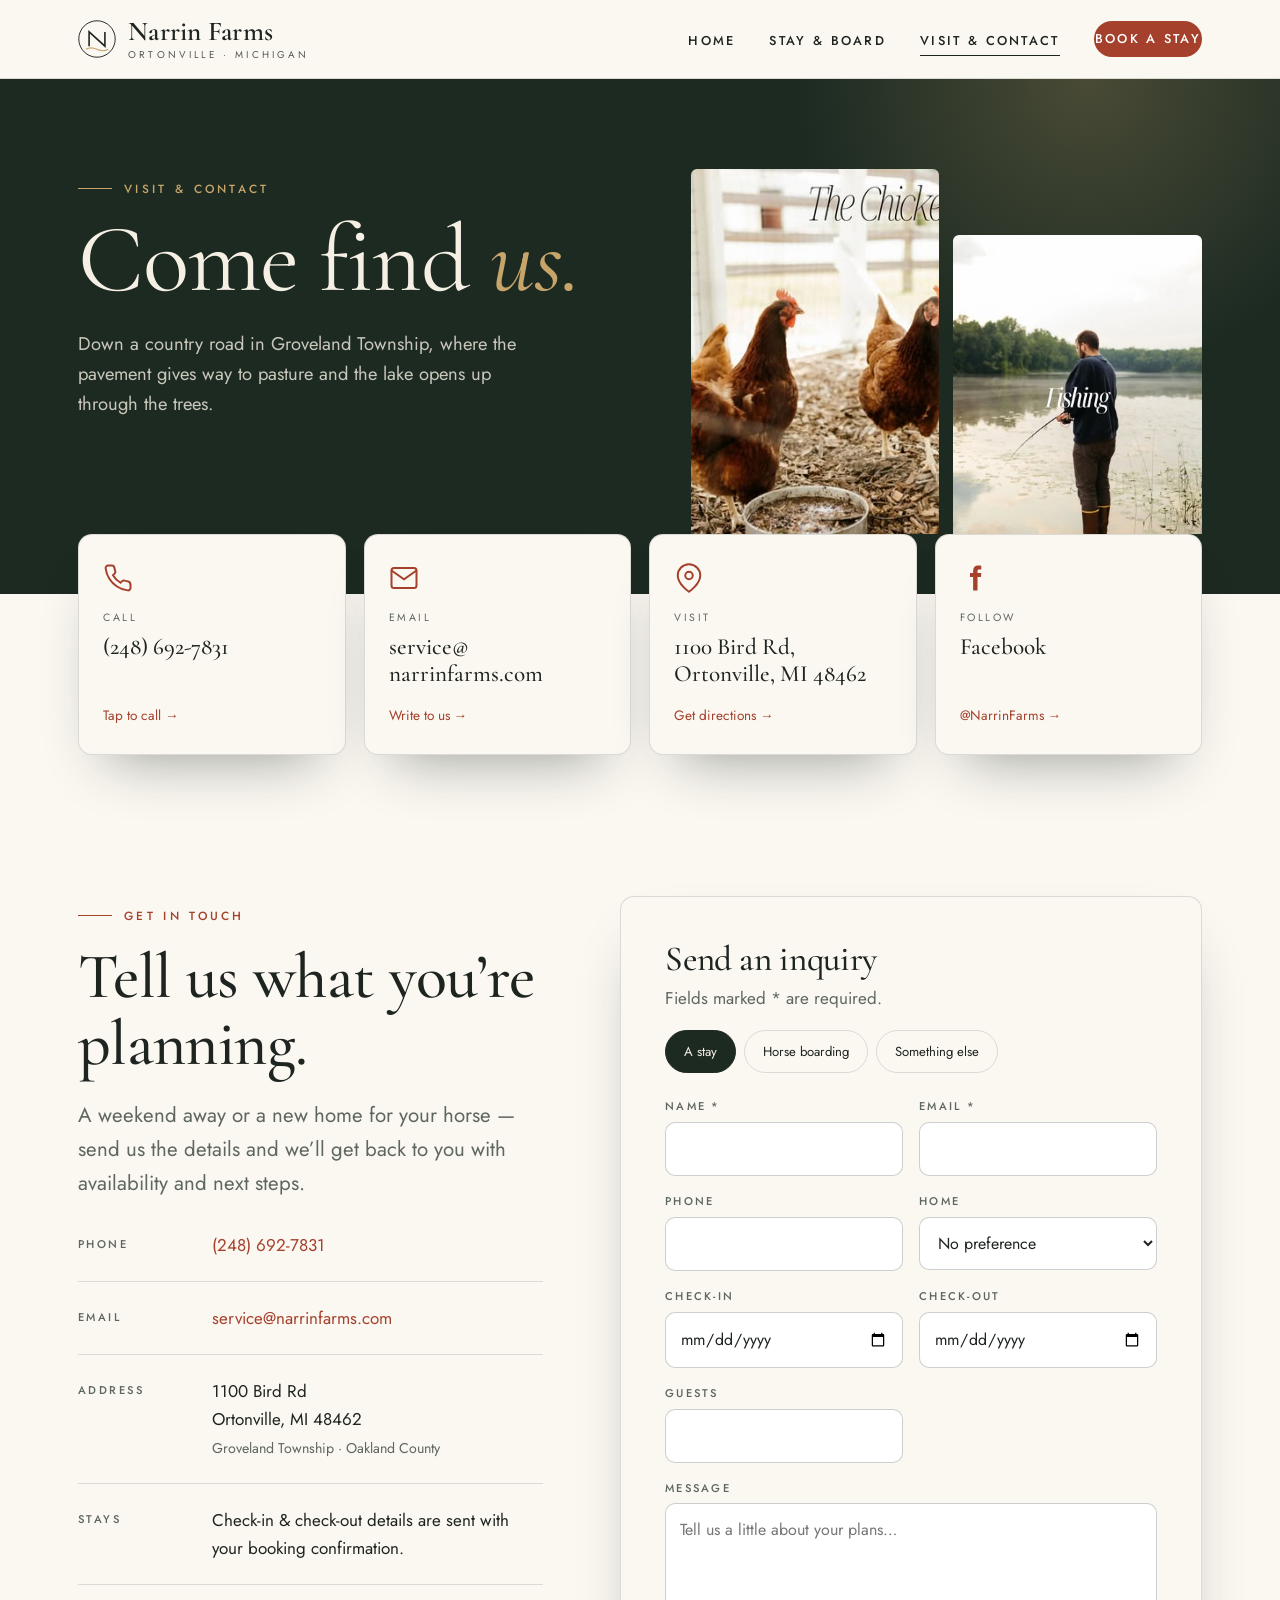
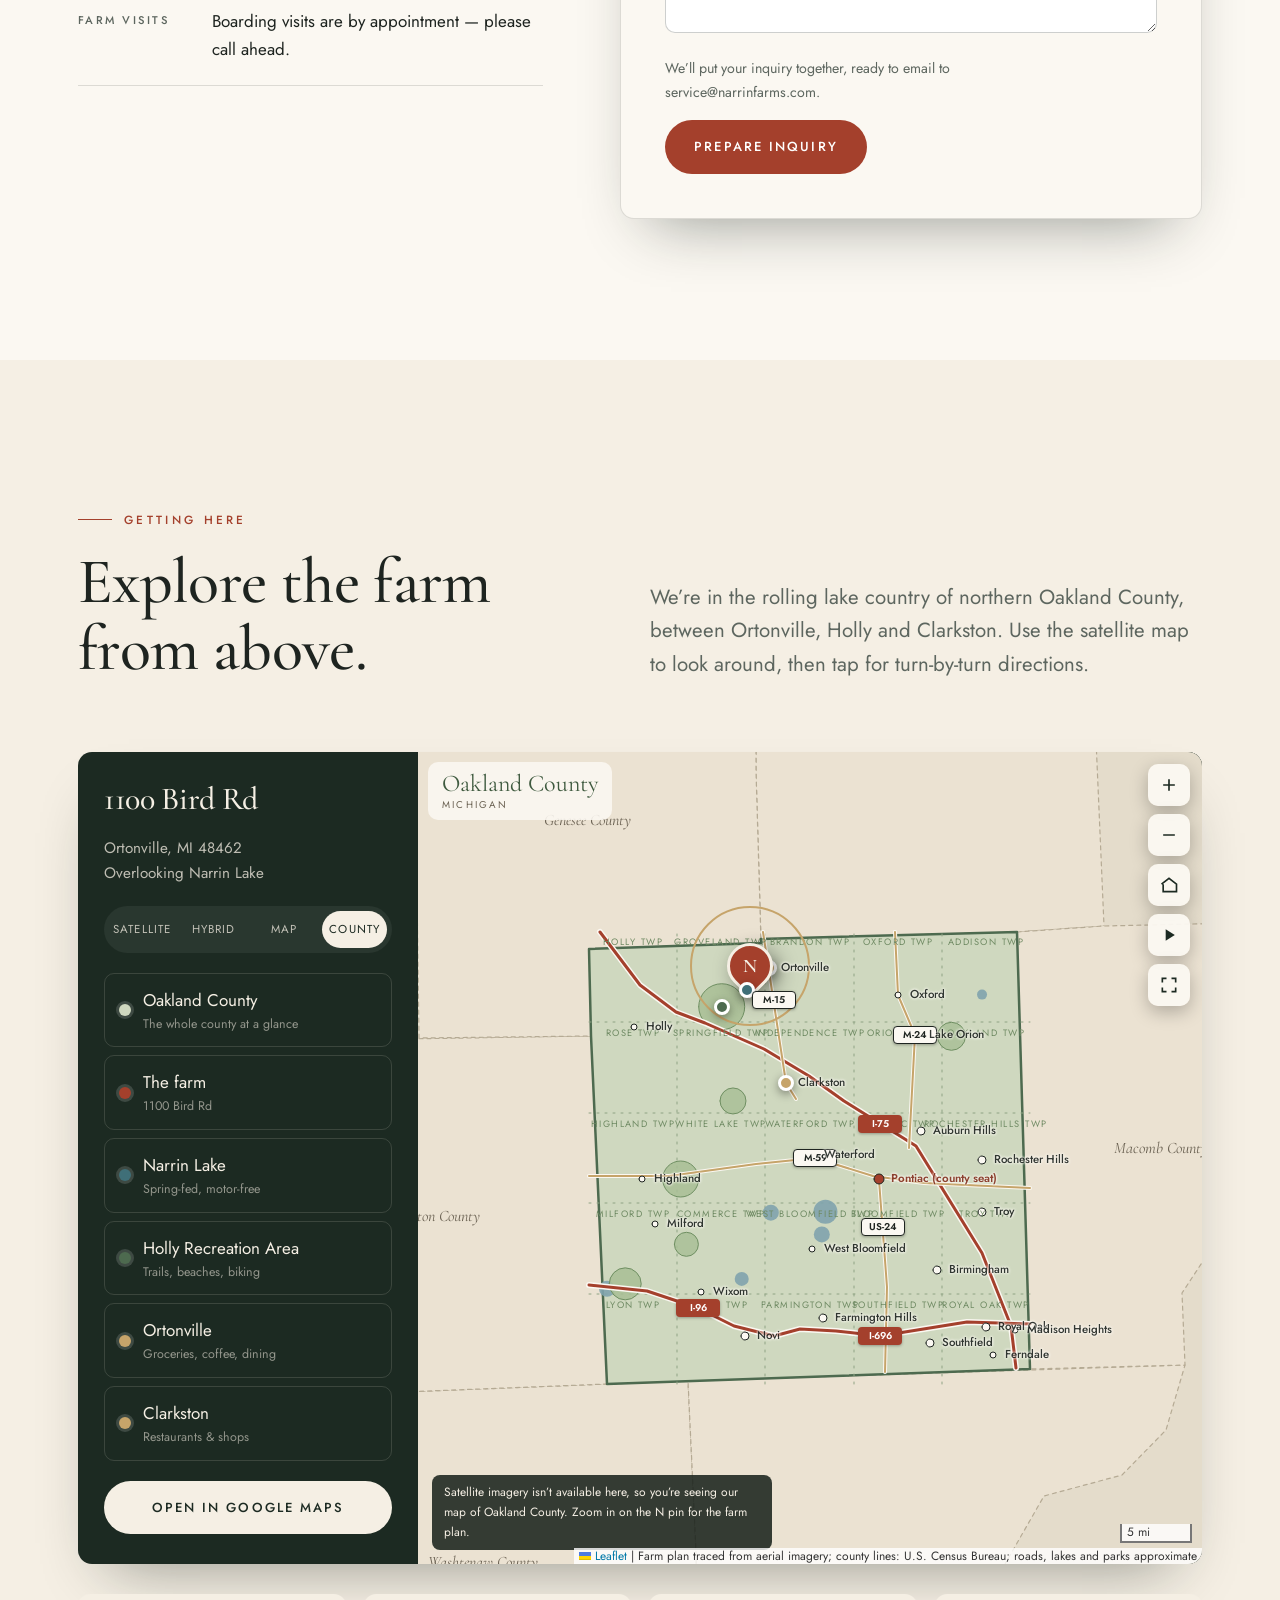
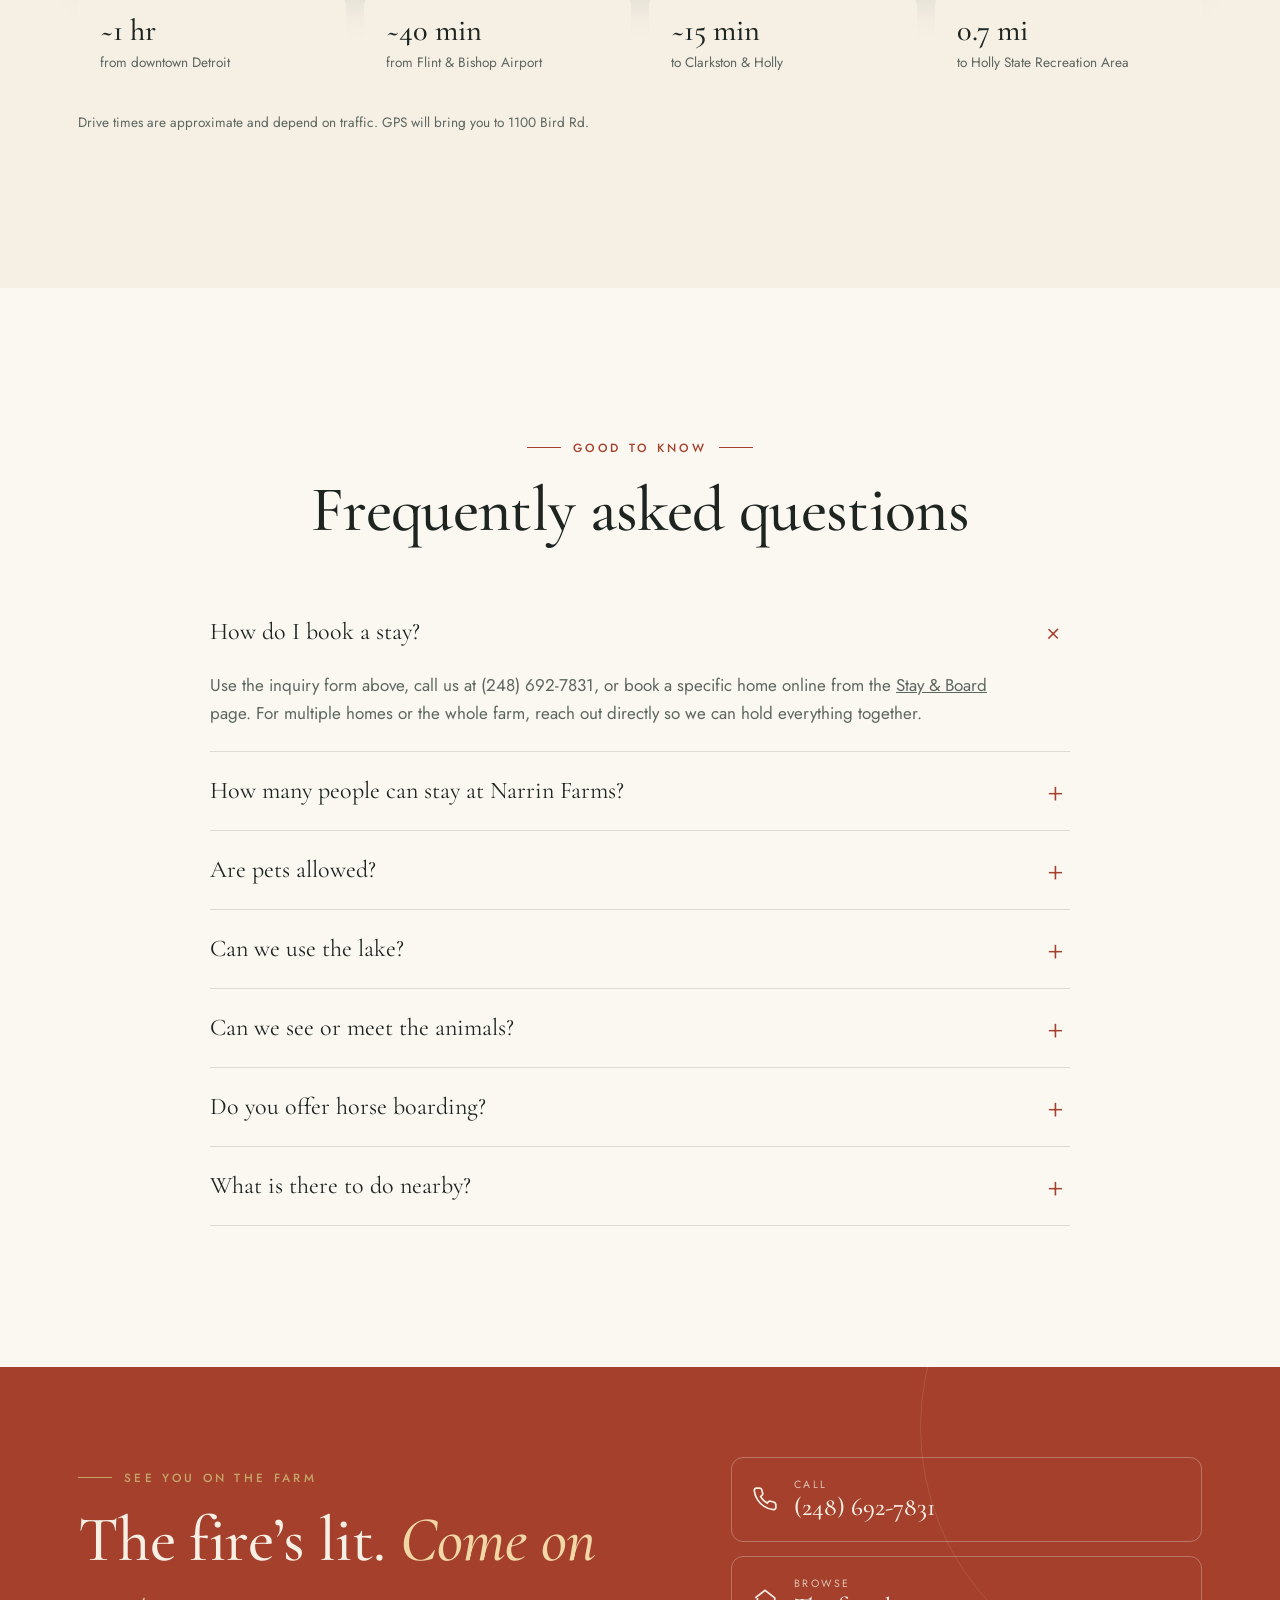
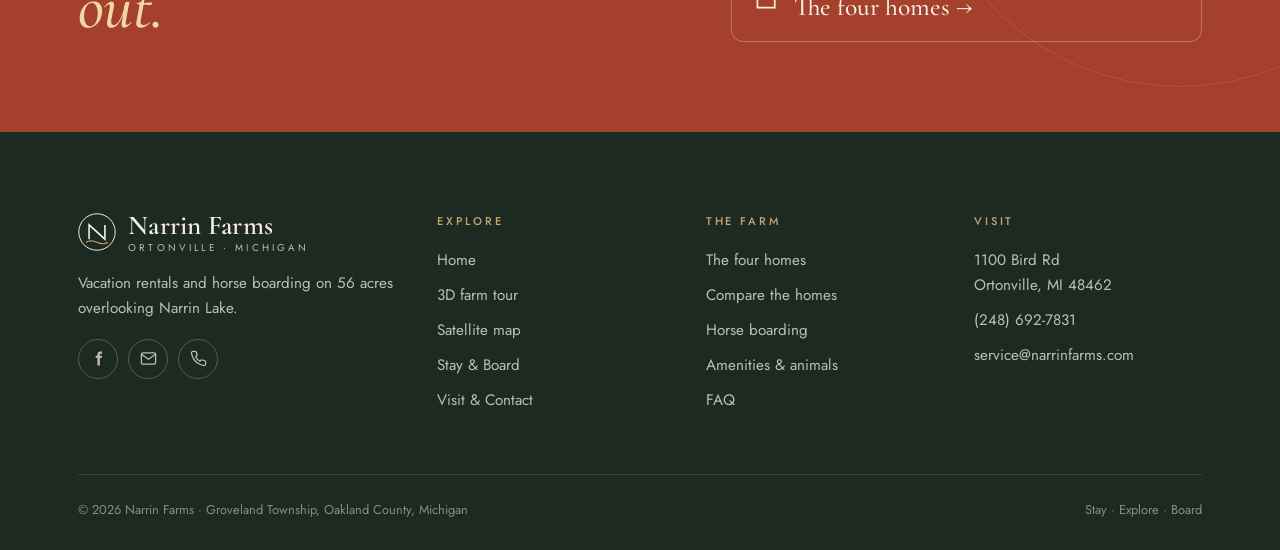
<file: contact.html>
<!doctype html>
<html lang="en">
<head>
  <meta charset="utf-8">
  <meta name="viewport" content="width=device-width, initial-scale=1">
  <title>Visit &amp; Contact | Narrin Farms — 1100 Bird Rd, Ortonville, MI</title>
  <meta name="description" content="Contact Narrin Farms in Ortonville, Michigan: (248) 692-7831 · service@narrinfarms.com · 1100 Bird Rd, Ortonville, MI 48462. Inquire about stays and horse boarding.">
  <meta name="theme-color" content="#1c2a22">
  <link rel="icon" href="data:image/svg+xml,%3Csvg xmlns='http://www.w3.org/2000/svg' viewBox='0 0 64 64'%3E%3Ccircle cx='32' cy='32' r='32' fill='%231c2a22'/%3E%3Ctext x='32' y='44' font-size='34' text-anchor='middle' fill='%23c6a46a' font-family='Georgia'%3EN%3C/text%3E%3C/svg%3E">
  <link rel="preconnect" href="https://fonts.googleapis.com">
  <link rel="preconnect" href="https://fonts.gstatic.com" crossorigin>
  <link href="https://fonts.googleapis.com/css2?family=Cormorant+Garamond:ital,wght@0,400;0,500;0,600;1,400;1,500&family=Jost:wght@300;400;500&display=swap" rel="stylesheet">
  <link rel="stylesheet" href="assets/vendor/leaflet/leaflet.css">
  <link rel="stylesheet" href="assets/css/style.css">
</head>
<body>
<a class="skip" href="#main">Skip to content</a>

<header class="site-header">
  <div class="wrap nav">
    <a class="brand" href="index.html" aria-label="Narrin Farms home">
      <svg viewBox="0 0 48 48" aria-hidden="true"><circle cx="24" cy="24" r="23" fill="none" stroke="currentColor" stroke-width="1.2"/><path d="M14 33V15l20 18V15" fill="none" stroke="currentColor" stroke-width="2"/><path d="M10 37c4-2.5 8.5-2.5 14 0s10 2.5 14 0" fill="none" stroke="#c6a46a" stroke-width="1.4"/></svg>
      <span class="brand-text"><span class="brand-name">Narrin Farms</span><span class="brand-sub">Ortonville · Michigan</span></span>
    </a>
    <button class="menu-btn" aria-label="Open menu" aria-expanded="false" aria-controls="nav-links"><span></span><span></span><span></span></button>
    <ul class="nav-links" id="nav-links">
      <li><a href="index.html">Home</a></li>
      <li><a href="stay.html">Stay &amp; Board</a></li>
      <li><a href="contact.html" aria-current="page">Visit &amp; Contact</a></li>
      <li><a class="btn nav-cta" href="contact.html?type=stay">Book a stay</a></li>
    </ul>
  </div>
</header>

<main id="main">
  <section class="page-hero on-dark" style="padding-bottom:60px">
    <div class="wrap">
      <div class="page-hero-copy">
        <span class="eyebrow">Visit &amp; Contact</span>
        <h1>Come find <em>us.</em></h1>
        <p>Down a country road in Groveland Township, where the pavement gives way to pasture and the lake opens up through the trees.</p>
      </div>
      <div class="page-hero-photos">
        <img src="assets/img/chickens.jpg" alt="Red hens in the chicken run">
        <img src="assets/img/fishing.jpg" alt="Fishing on the lake at dawn">
      </div>
    </div>
  </section>

  <div class="wrap">
    <div class="contact-cards">
      <a class="contact-card reveal" href="tel:+12486927831">
        <svg viewBox="0 0 24 24" fill="none" stroke="currentColor" stroke-width="1.6"><path d="M22 16.9v3a2 2 0 0 1-2.2 2 19.8 19.8 0 0 1-8.6-3.1 19.5 19.5 0 0 1-6-6A19.8 19.8 0 0 1 2.1 4.2 2 2 0 0 1 4.1 2h3a2 2 0 0 1 2 1.7c.1.9.4 1.8.7 2.7a2 2 0 0 1-.5 2.1L8 9.8a16 16 0 0 0 6 6l1.3-1.3a2 2 0 0 1 2.1-.4c.9.3 1.8.6 2.7.7a2 2 0 0 1 1.7 2z"/></svg>
        <small>Call</small><strong>(248) 692-7831</strong><span>Tap to call →</span>
      </a>
      <a class="contact-card reveal d1" href="mailto:service@narrinfarms.com">
        <svg viewBox="0 0 24 24" fill="none" stroke="currentColor" stroke-width="1.6"><rect x="2" y="4" width="20" height="16" rx="2"/><path d="m22 6-10 7L2 6"/></svg>
        <small>Email</small><strong>service@<wbr>narrinfarms.com</strong><span>Write to us →</span>
      </a>
      <a class="contact-card reveal d2" href="https://www.google.com/maps/dir/?api=1&amp;destination=1100+Bird+Rd%2C+Ortonville%2C+MI+48462" target="_blank" rel="noopener">
        <svg viewBox="0 0 24 24" fill="none" stroke="currentColor" stroke-width="1.6"><path d="M21 10c0 7-9 13-9 13s-9-6-9-13a9 9 0 0 1 18 0z"/><circle cx="12" cy="10" r="3"/></svg>
        <small>Visit</small><strong>1100 Bird Rd, Ortonville, MI 48462</strong><span>Get directions →</span>
      </a>
      <a class="contact-card reveal d3" href="https://www.facebook.com/NarrinFarms/" target="_blank" rel="noopener">
        <svg viewBox="0 0 24 24" fill="currentColor"><path d="M14 8V6.5c0-.8.2-1.3 1.4-1.3H17V2.2C16.6 2.1 15.6 2 14.5 2 12.1 2 10.5 3.4 10.5 6.1V8H8v3.2h2.5V22H14V11.2h2.7L17 8z"/></svg>
        <small>Follow</small><strong>Facebook</strong><span>@NarrinFarms →</span>
      </a>
    </div>
  </div>

  <!-- ================= FORM ================= -->
  <section class="section">
    <div class="wrap contact-layout">
      <div class="reveal">
        <span class="eyebrow">Get in touch</span>
        <h2>Tell us what you’re planning.</h2>
        <p class="lede" style="margin-top:22px">A weekend away or a new home for your horse — send us the details and we’ll get back to you with availability and next steps.</p>
        <ul class="info-list">
          <li><b>Phone</b><span><a href="tel:+12486927831">(248) 692-7831</a></span></li>
          <li><b>Email</b><span><a href="mailto:service@narrinfarms.com">service@narrinfarms.com</a></span></li>
          <li><b>Address</b><span>1100 Bird Rd<br>Ortonville, MI 48462<br><small style="color:var(--muted)">Groveland Township · Oakland County</small></span></li>
          <li><b>Stays</b><span>Check-in &amp; check-out details are sent with your booking confirmation.</span></li>
          <li><b>Farm visits</b><span>Boarding visits are by appointment — please call ahead.</span></li>
        </ul>
      </div>

      <form class="form reveal d1" id="inquiry" novalidate>
        <h3>Send an inquiry</h3>
        <p>Fields marked * are required.</p>
        <fieldset class="type-pills">
          <legend>What can we help with?</legend>
          <label><input type="radio" name="type" value="stay" checked><span>A stay</span></label>
          <label><input type="radio" name="type" value="boarding"><span>Horse boarding</span></label>
          <label><input type="radio" name="type" value="other"><span>Something else</span></label>
        </fieldset>
        <div class="fields">
          <div class="field"><label for="f-name">Name *</label><input id="f-name" name="name" autocomplete="name" required></div>
          <div class="field"><label for="f-email">Email *</label><input id="f-email" name="email" type="email" autocomplete="email" required></div>
          <div class="field"><label for="f-phone">Phone</label><input id="f-phone" name="phone" type="tel" autocomplete="tel"></div>

          <div class="field cond" data-for="stay"><label for="f-home">Home</label>
            <select id="f-home" name="home" data-label="Home">
              <option value="">No preference</option>
              <option value="lodge">The Lodge (sleeps 9)</option>
              <option value="clubhouse">The Clubhouse (sleeps 6)</option>
              <option value="woods">The Woods (sleeps 6)</option>
              <option value="grooms">The Grooms (sleeps 2)</option>
              <option value="all">The whole farm (all four homes)</option>
            </select>
          </div>
          <div class="field cond" data-for="stay"><label for="f-in">Check-in</label><input id="f-in" name="checkin" type="date" data-label="Check-in"></div>
          <div class="field cond" data-for="stay"><label for="f-out">Check-out</label><input id="f-out" name="checkout" type="date" data-label="Check-out"></div>
          <div class="field cond" data-for="stay"><label for="f-guests">Guests</label><input id="f-guests" name="guests" type="number" min="1" max="23" data-label="Guests"></div>


          <div class="field cond" data-for="boarding"><label for="f-horses">Number of horses</label><input id="f-horses" name="horses" type="number" min="1" data-label="Horses"></div>
          <div class="field cond" data-for="boarding"><label for="f-start">Ideal start date</label><input id="f-start" name="bstart" type="date" data-label="Start date"></div>
          <div class="field cond full" data-for="boarding"><label for="f-care">Care needed</label>
            <select id="f-care" name="care" data-label="Care"><option>Not sure — let’s talk</option><option>Pasture board</option><option>Stall board</option><option>Other / special needs</option></select>
          </div>

          <div class="field full"><label for="f-msg">Message</label><textarea id="f-msg" name="message" placeholder="Tell us a little about your plans…"></textarea></div>
        </div>
        <div class="form-foot">
          <small>We’ll put your inquiry together, ready to email to service@narrinfarms.com.</small>
          <button class="btn" type="submit">Prepare inquiry</button>
        </div>
        <div class="form-status" role="status">
          <p><strong>Your inquiry is ready.</strong> Send it to <span class="selectable">service@narrinfarms.com</span> or call <span class="selectable">(248) 692-7831</span>.</p>
          <label class="sr-only" for="fs-text">Your message</label>
          <textarea class="fs-text" id="fs-text" readonly rows="8"></textarea>
          <div class="fs-actions"><a class="btn fs-mail" href="mailto:service@narrinfarms.com">Open in email app</a><button type="button" class="btn outline fs-copy">Copy message</button></div>
        </div>
      </form>
    </div>
  </section>

  <!-- ================= MAP & DIRECTIONS ================= -->
  <section class="section cream" id="directions">
    <div class="wrap">
      <div class="section-head">
        <div class="reveal">
          <span class="eyebrow">Getting here</span>
          <h2>Explore the farm from above.</h2>
        </div>
        <p class="lede reveal d1">We’re in the rolling lake country of northern Oakland County, between Ortonville, Holly and Clarkston. Use the satellite map to look around, then tap for turn-by-turn directions.</p>
      </div>

      <div class="map-shell reveal" data-farm-map>
        <aside class="map-panel">
          <h3>1100 Bird Rd</h3>
          <p>Ortonville, MI 48462<br>Overlooking Narrin Lake</p>
          <div class="map-layers" role="group" aria-label="Map style">
            <button type="button" data-layer="satellite" aria-pressed="false">Satellite</button>
            <button type="button" data-layer="hybrid" class="active" aria-pressed="true">Hybrid</button>
            <button type="button" data-layer="map" aria-pressed="false">Map</button>
            <button type="button" data-layer="plan" aria-pressed="false">County</button>
          </div>
          <ul class="map-places">
            <li><button type="button" data-place="county"><span class="dot" style="background:#cfd8bf"></span><span>Oakland County<small>The whole county at a glance</small></span></button></li>
            <li><button type="button" data-place="farm"><span class="dot" style="background:#a4402c"></span><span>The farm<small>1100 Bird Rd</small></span></button></li>
            <li><button type="button" data-place="lake"><span class="dot" style="background:#3f6f78"></span><span>Narrin Lake<small>Spring-fed, motor-free</small></span></button></li>
            <li><button type="button" data-place="holly"><span class="dot" style="background:#4d6a4f"></span><span>Holly Recreation Area<small>Trails, beaches, biking</small></span></button></li>
            <li><button type="button" data-place="ortonville"><span class="dot" style="background:#c6a46a"></span><span>Ortonville<small>Groceries, coffee, dining</small></span></button></li>
            <li><button type="button" data-place="clarkston"><span class="dot" style="background:#c6a46a"></span><span>Clarkston<small>Restaurants &amp; shops</small></span></button></li>
          </ul>
          <a class="btn cream" href="https://www.google.com/maps/dir/?api=1&amp;destination=1100+Bird+Rd%2C+Ortonville%2C+MI+48462" target="_blank" rel="noopener">Open in Google Maps</a>
        </aside>
        <div class="map-canvas">
          <div class="map-tools">
            <button type="button" data-map-tool="in" aria-label="Zoom in"><svg viewBox="0 0 24 24" fill="none" stroke="currentColor" stroke-width="2"><path d="M12 5v14M5 12h14"/></svg></button>
            <button type="button" data-map-tool="out" aria-label="Zoom out"><svg viewBox="0 0 24 24" fill="none" stroke="currentColor" stroke-width="2"><path d="M5 12h14"/></svg></button>
            <button type="button" data-map-tool="home" aria-label="Back to the farm"><svg viewBox="0 0 24 24" fill="none" stroke="currentColor" stroke-width="2"><path d="M3 11l9-7 9 7v9H5v-9"/></svg></button>
            <button type="button" data-map-tool="tour" aria-label="Play flyover"><svg viewBox="0 0 24 24" fill="currentColor"><path d="M8 5v14l11-7z"/></svg></button>
            <button type="button" data-map-tool="full" aria-label="Full screen"><svg viewBox="0 0 24 24" fill="none" stroke="currentColor" stroke-width="2"><path d="M4 9V4h5M20 9V4h-5M4 15v5h5M20 15v5h-5"/></svg></button>
          </div>
          <div class="map-hint">Click the map to enable scroll-zoom</div>
        </div>
      </div>

      <div class="drive-times reveal">
        <div><strong>~1 hr</strong><span>from downtown Detroit</span></div>
        <div><strong>~40 min</strong><span>from Flint &amp; Bishop Airport</span></div>
        <div><strong>~15 min</strong><span>to Clarkston &amp; Holly</span></div>
        <div><strong>0.7 mi</strong><span>to Holly State Recreation Area</span></div>
      </div>
      <p class="mt-1" style="font-size:.85rem;color:var(--muted)">Drive times are approximate and depend on traffic. GPS will bring you to 1100 Bird Rd.</p>
    </div>
  </section>

  <!-- ================= FAQ ================= -->
  <section class="section" id="faq">
    <div class="wrap">
      <div class="center reveal" style="margin-bottom:50px">
        <span class="eyebrow">Good to know</span>
        <h2>Frequently asked questions</h2>
      </div>
      <div class="faq reveal d1">
        <details open><summary>How do I book a stay?</summary><p>Use the inquiry form above, call us at (248) 692-7831, or book a specific home online from the <a href="stay.html#homes">Stay &amp; Board</a> page. For multiple homes or the whole farm, reach out directly so we can hold everything together.</p></details>
        <details><summary>How many people can stay at Narrin Farms?</summary><p>Our four homes sleep up to 23 guests in total: The Lodge (9), The Clubhouse (6), The Woods (6) and The Grooms (2).</p></details>
        <details><summary>Are pets allowed?</summary><p>Yes — the Clubhouse and the Woods are pet friendly. Please keep dogs leashed around the farm animals and the pastures. Ask us about the other homes.</p></details>
        <details><summary>Can we use the lake?</summary><p>Absolutely. Narrin Lake is a private-access, spring-fed lake with no motorsports — perfect for kayaking, paddling and fishing. Kayaks are available to guests.</p></details>
        <details><summary>Can we see or meet the animals?</summary><p>The farm is home to horses, donkeys, cows (including a Texas longhorn), sheep, pigs and chickens. You’ll see them in the pastures and barnyard; we’re building out more ways for guests to interact with the horses, so ask what’s available during your stay.</p></details>
        <details><summary>Do you offer horse boarding?</summary><p>Yes. Narrin Farms is a working equestrian farm with pastures and wooded trails. Spots are limited — call (248) 692-7831 for current availability, care options and rates.</p></details>
        <details><summary>What is there to do nearby?</summary><p>Holly State Recreation Area is about 0.7 miles from the Woods, with trails, beaches and mountain biking. Mt. Holly ski area is close by for winter, and the villages of Ortonville, Holly and Clarkston offer restaurants, coffee and shops.</p></details>
      </div>
    </div>
  </section>

  <section class="cta-band">
    <span class="ring" style="width:520px;height:520px;right:-160px;top:-200px"></span>
    <div class="wrap">
      <div class="reveal">
        <span class="eyebrow light">See you on the farm</span>
        <h2>The fire’s lit. <em>Come on out.</em></h2>
      </div>
      <div class="cta-contact reveal d1">
        <a href="tel:+12486927831"><svg viewBox="0 0 24 24" fill="none" stroke="currentColor" stroke-width="1.6"><path d="M22 16.9v3a2 2 0 0 1-2.2 2 19.8 19.8 0 0 1-8.6-3.1 19.5 19.5 0 0 1-6-6A19.8 19.8 0 0 1 2.1 4.2 2 2 0 0 1 4.1 2h3a2 2 0 0 1 2 1.7c.1.9.4 1.8.7 2.7a2 2 0 0 1-.5 2.1L8 9.8a16 16 0 0 0 6 6l1.3-1.3a2 2 0 0 1 2.1-.4c.9.3 1.8.6 2.7.7a2 2 0 0 1 1.7 2z"/></svg><span><small>Call</small><strong>(248) 692-7831</strong></span></a>
        <a href="stay.html#homes"><svg viewBox="0 0 24 24" fill="none" stroke="currentColor" stroke-width="1.6"><path d="M3 11l9-7 9 7v9H5v-9"/></svg><span><small>Browse</small><strong>The four homes →</strong></span></a>
      </div>
    </div>
  </section>
</main>

<footer class="site-footer">
  <div class="wrap">
    <div class="footer-grid">
      <div>
        <a class="brand" href="index.html">
          <svg viewBox="0 0 48 48" aria-hidden="true"><circle cx="24" cy="24" r="23" fill="none" stroke="currentColor" stroke-width="1.2"/><path d="M14 33V15l20 18V15" fill="none" stroke="currentColor" stroke-width="2"/><path d="M10 37c4-2.5 8.5-2.5 14 0s10 2.5 14 0" fill="none" stroke="#c6a46a" stroke-width="1.4"/></svg>
          <span class="brand-text"><span class="brand-name">Narrin Farms</span><span class="brand-sub">Ortonville · Michigan</span></span>
        </a>
        <p>Vacation rentals and horse boarding on 56 acres overlooking Narrin Lake.</p>
        <div class="socials">
          <a href="https://www.facebook.com/NarrinFarms/" target="_blank" rel="noopener" aria-label="Narrin Farms on Facebook"><svg viewBox="0 0 24 24" fill="currentColor"><path d="M14 8V6.5c0-.8.2-1.3 1.4-1.3H17V2.2C16.6 2.1 15.6 2 14.5 2 12.1 2 10.5 3.4 10.5 6.1V8H8v3.2h2.5V22H14V11.2h2.7L17 8z"/></svg></a>
          <a href="mailto:service@narrinfarms.com" aria-label="Email Narrin Farms"><svg viewBox="0 0 24 24" fill="none" stroke="currentColor" stroke-width="1.8"><rect x="2" y="4" width="20" height="16" rx="2"/><path d="m22 6-10 7L2 6"/></svg></a>
          <a href="tel:+12486927831" aria-label="Call Narrin Farms"><svg viewBox="0 0 24 24" fill="none" stroke="currentColor" stroke-width="1.8"><path d="M22 16.9v3a2 2 0 0 1-2.2 2 19.8 19.8 0 0 1-8.6-3.1 19.5 19.5 0 0 1-6-6A19.8 19.8 0 0 1 2.1 4.2 2 2 0 0 1 4.1 2h3a2 2 0 0 1 2 1.7c.1.9.4 1.8.7 2.7a2 2 0 0 1-.5 2.1L8 9.8a16 16 0 0 0 6 6l1.3-1.3a2 2 0 0 1 2.1-.4c.9.3 1.8.6 2.7.7a2 2 0 0 1 1.7 2z"/></svg></a>
        </div>
      </div>
      <div>
        <h5>Explore</h5>
        <ul>
          <li><a href="index.html">Home</a></li>
          <li><a href="index.html#tour">3D farm tour</a></li>
          <li><a href="index.html#map">Satellite map</a></li>
          <li><a href="stay.html">Stay &amp; Board</a></li>
          <li><a href="contact.html">Visit &amp; Contact</a></li>
        </ul>
      </div>
      <div>
        <h5>The farm</h5>
        <ul>
          <li><a href="stay.html#homes">The four homes</a></li>
          <li><a href="stay.html#compare">Compare the homes</a></li>
          <li><a href="stay.html#boarding">Horse boarding</a></li>
          <li><a href="stay.html#farm">Amenities &amp; animals</a></li>
          <li><a href="contact.html#faq">FAQ</a></li>
        </ul>
      </div>
      <div>
        <h5>Visit</h5>
        <ul>
          <li>1100 Bird Rd<br>Ortonville, MI 48462</li>
          <li><a href="tel:+12486927831">(248) 692-7831</a></li>
          <li><a href="mailto:service@narrinfarms.com">service@narrinfarms.com</a></li>
        </ul>
      </div>
    </div>
    <div class="footer-bottom">
      <span>© <span data-year>2026</span> Narrin Farms · Groveland Township, Oakland County, Michigan</span>
      <span>Stay · Explore · Board</span>
    </div>
  </div>
</footer>

<script src="assets/vendor/leaflet/leaflet.js"></script>
<script src="assets/js/main.js"></script>
<script src="assets/js/oakland-map-data.js"></script>
<script src="assets/js/map.js"></script>
</body>
</html>
</file>
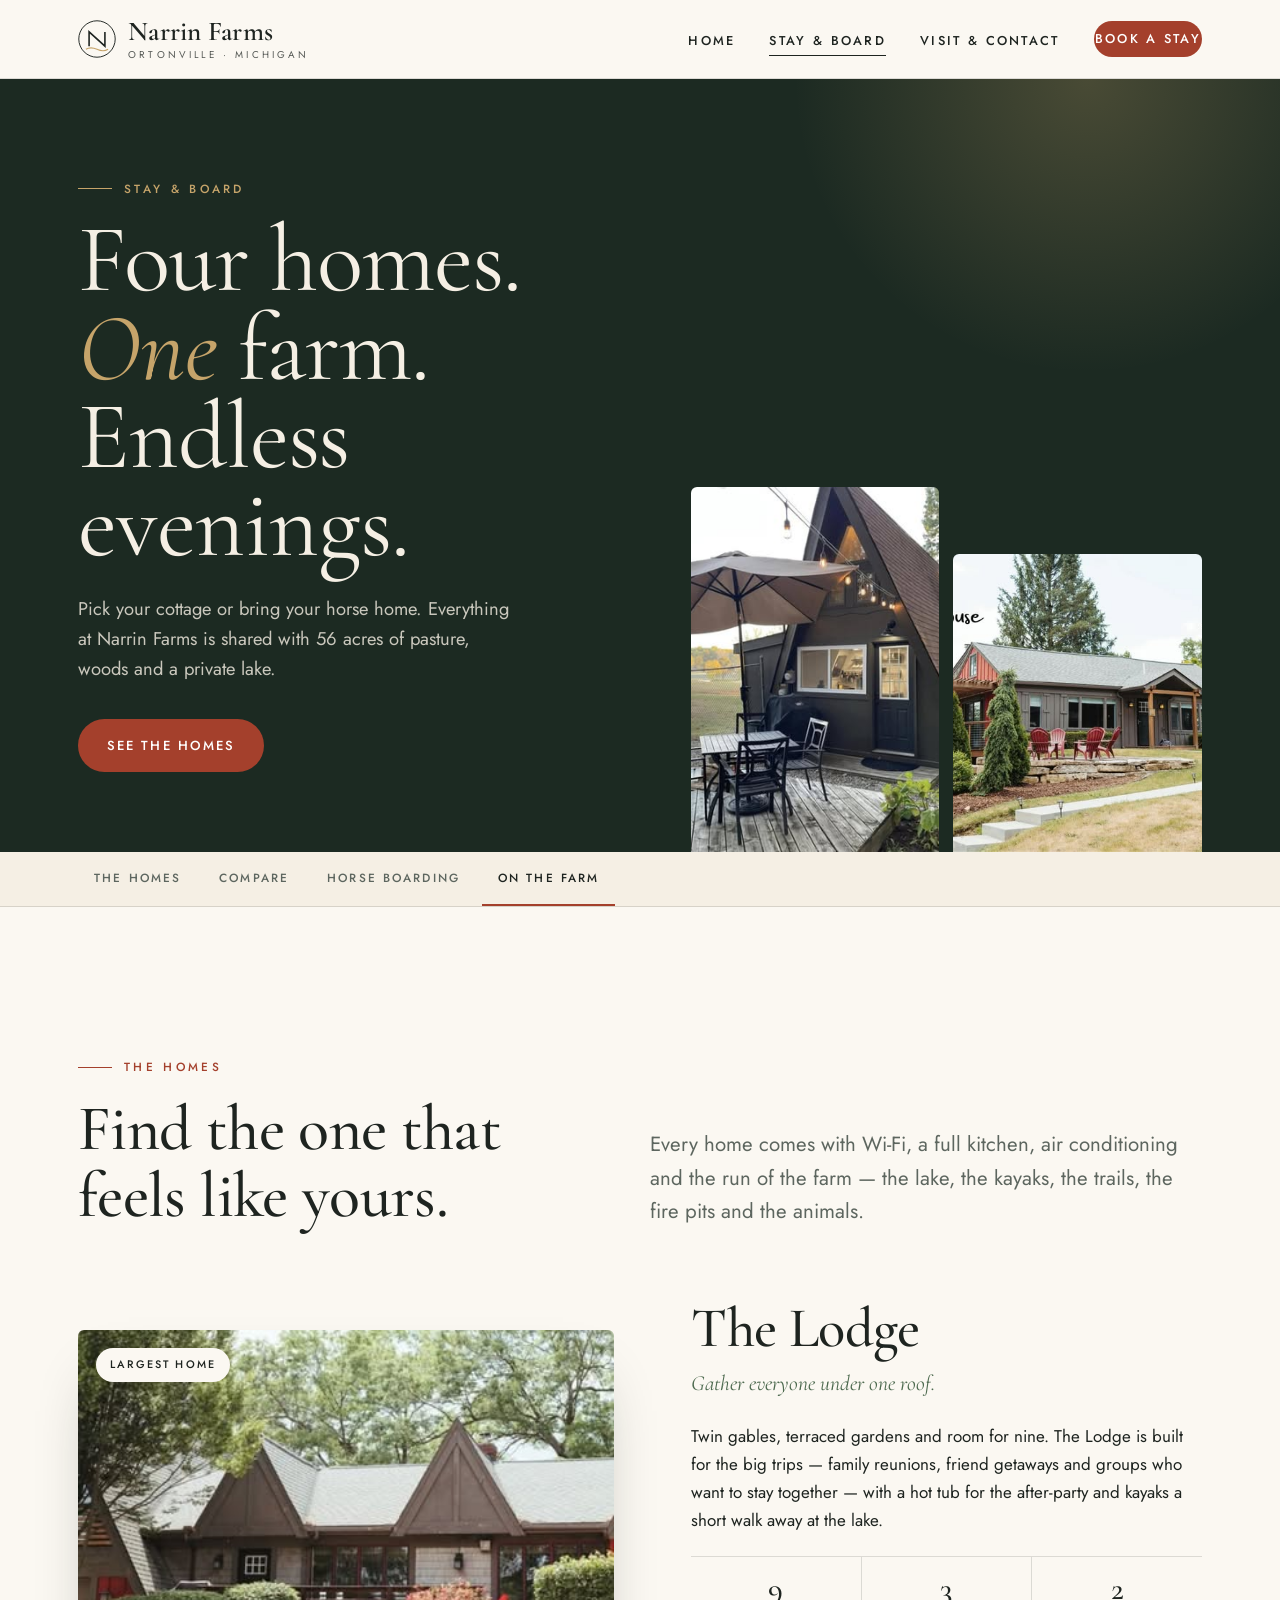
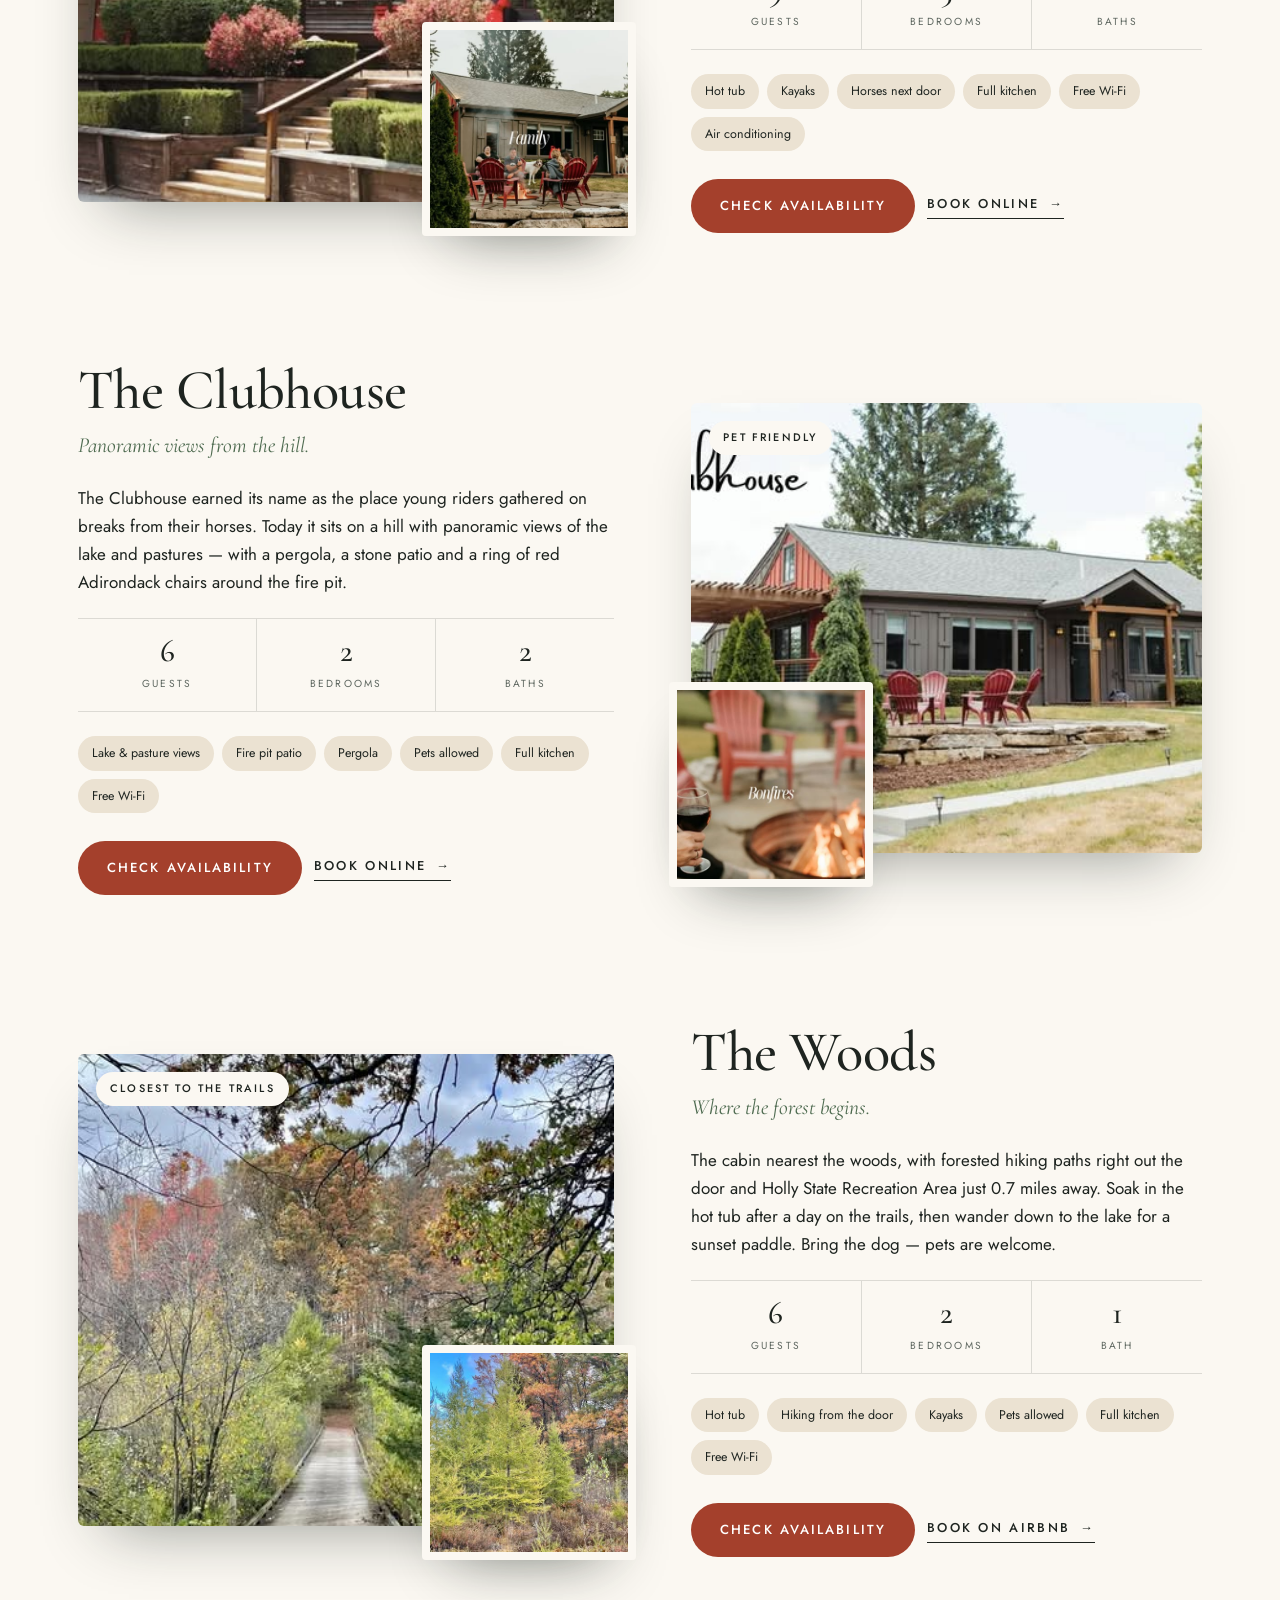
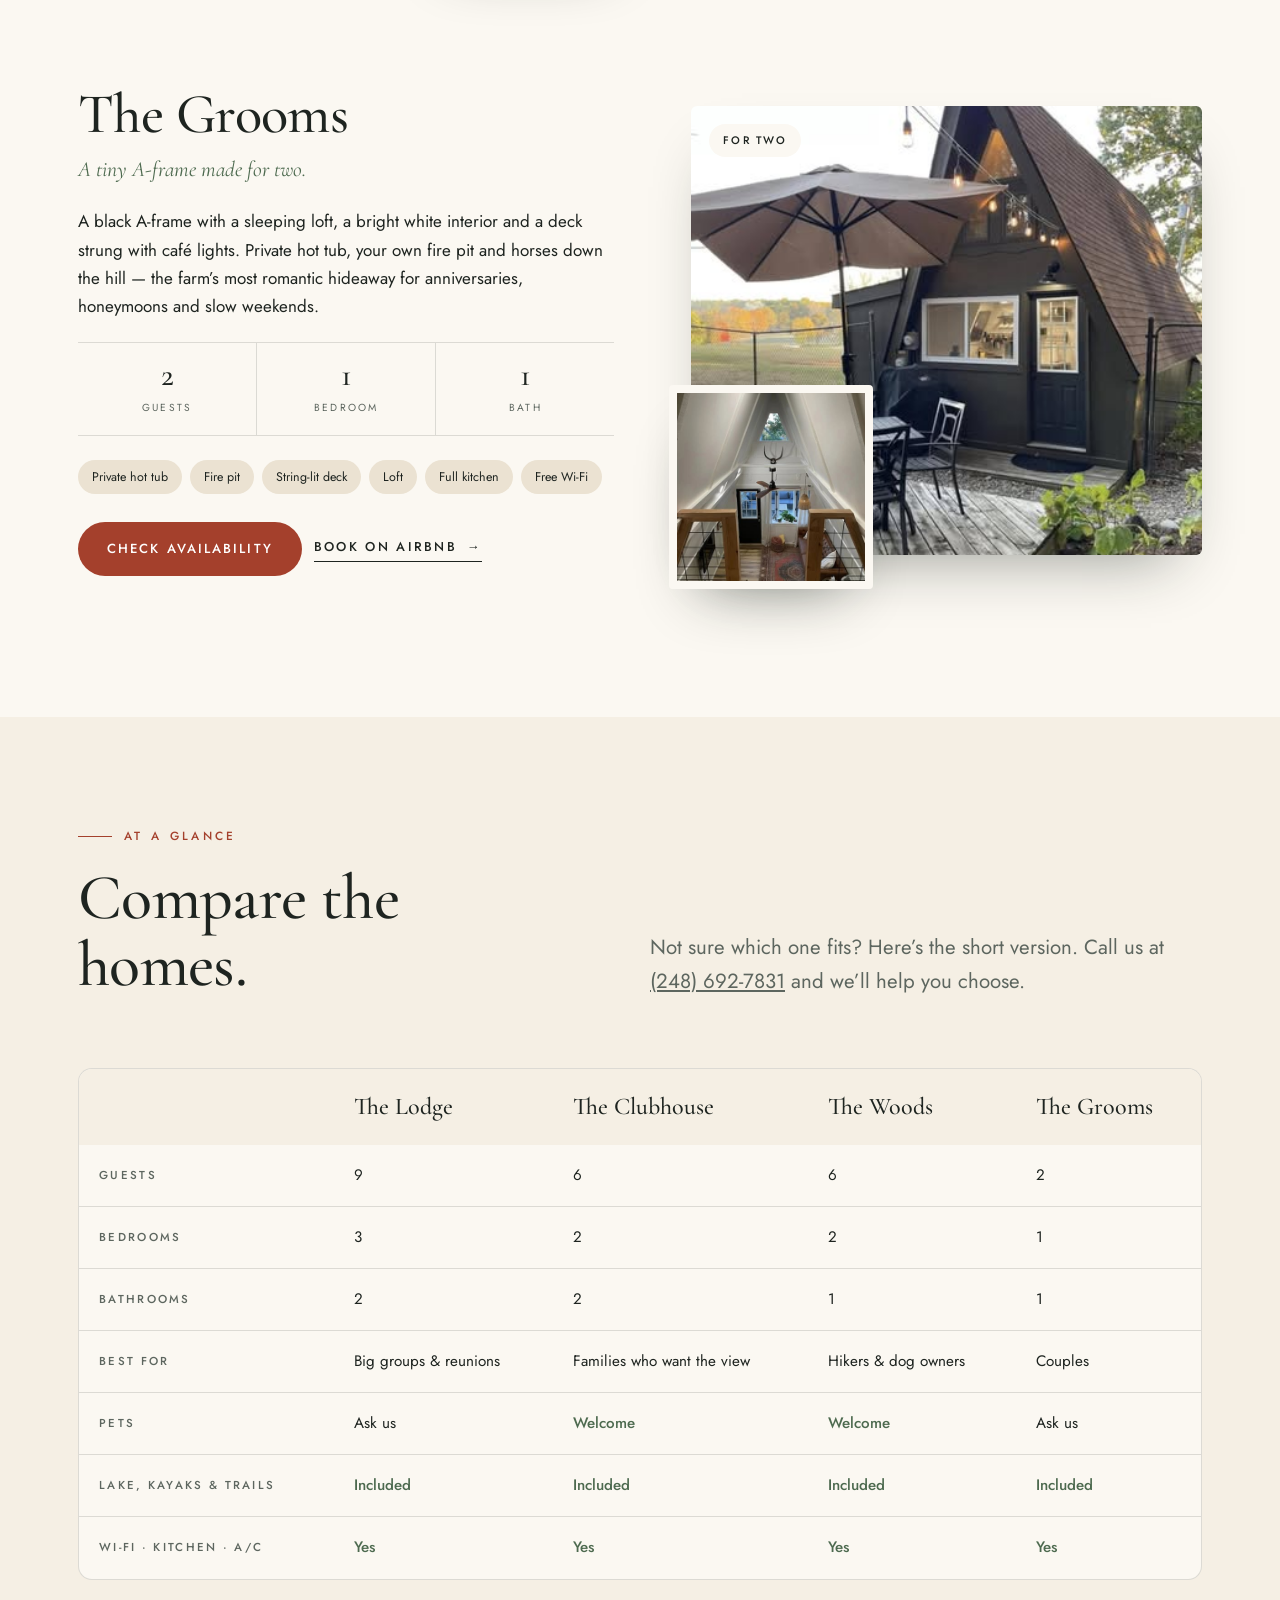
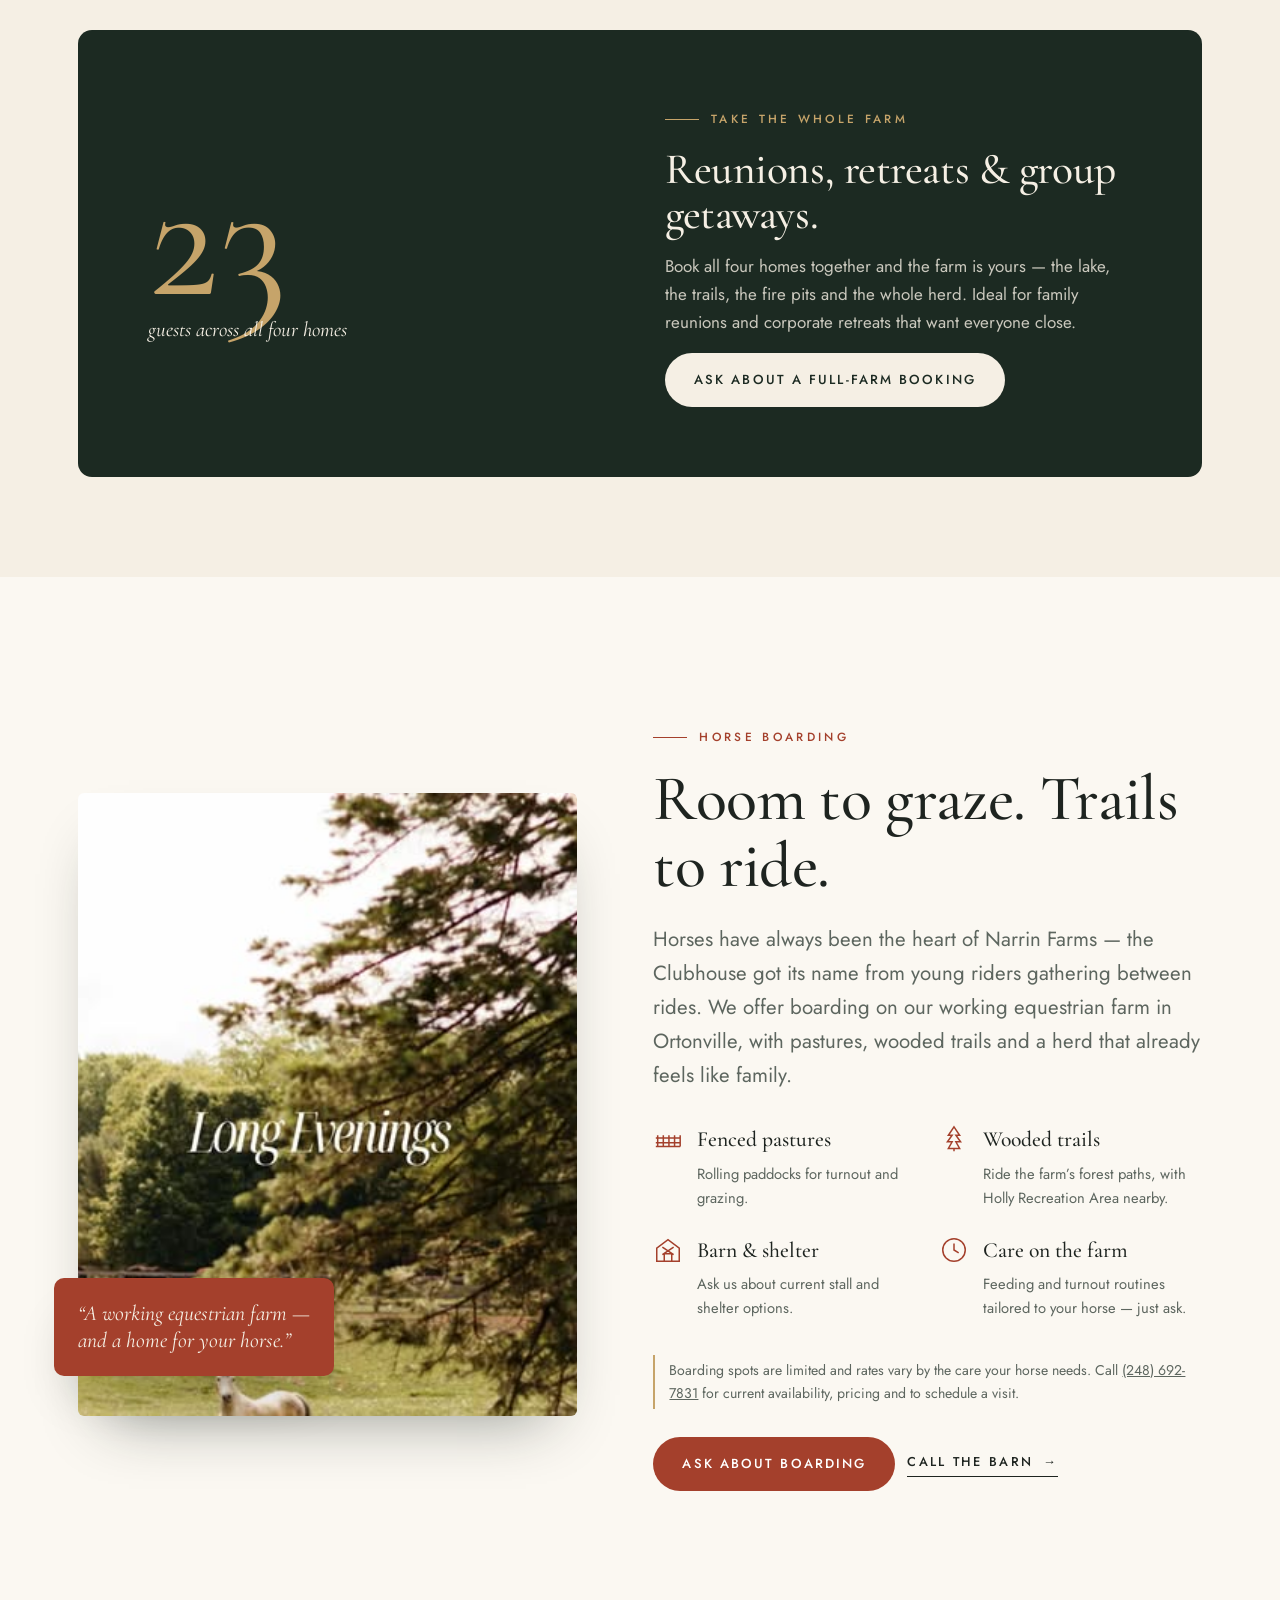
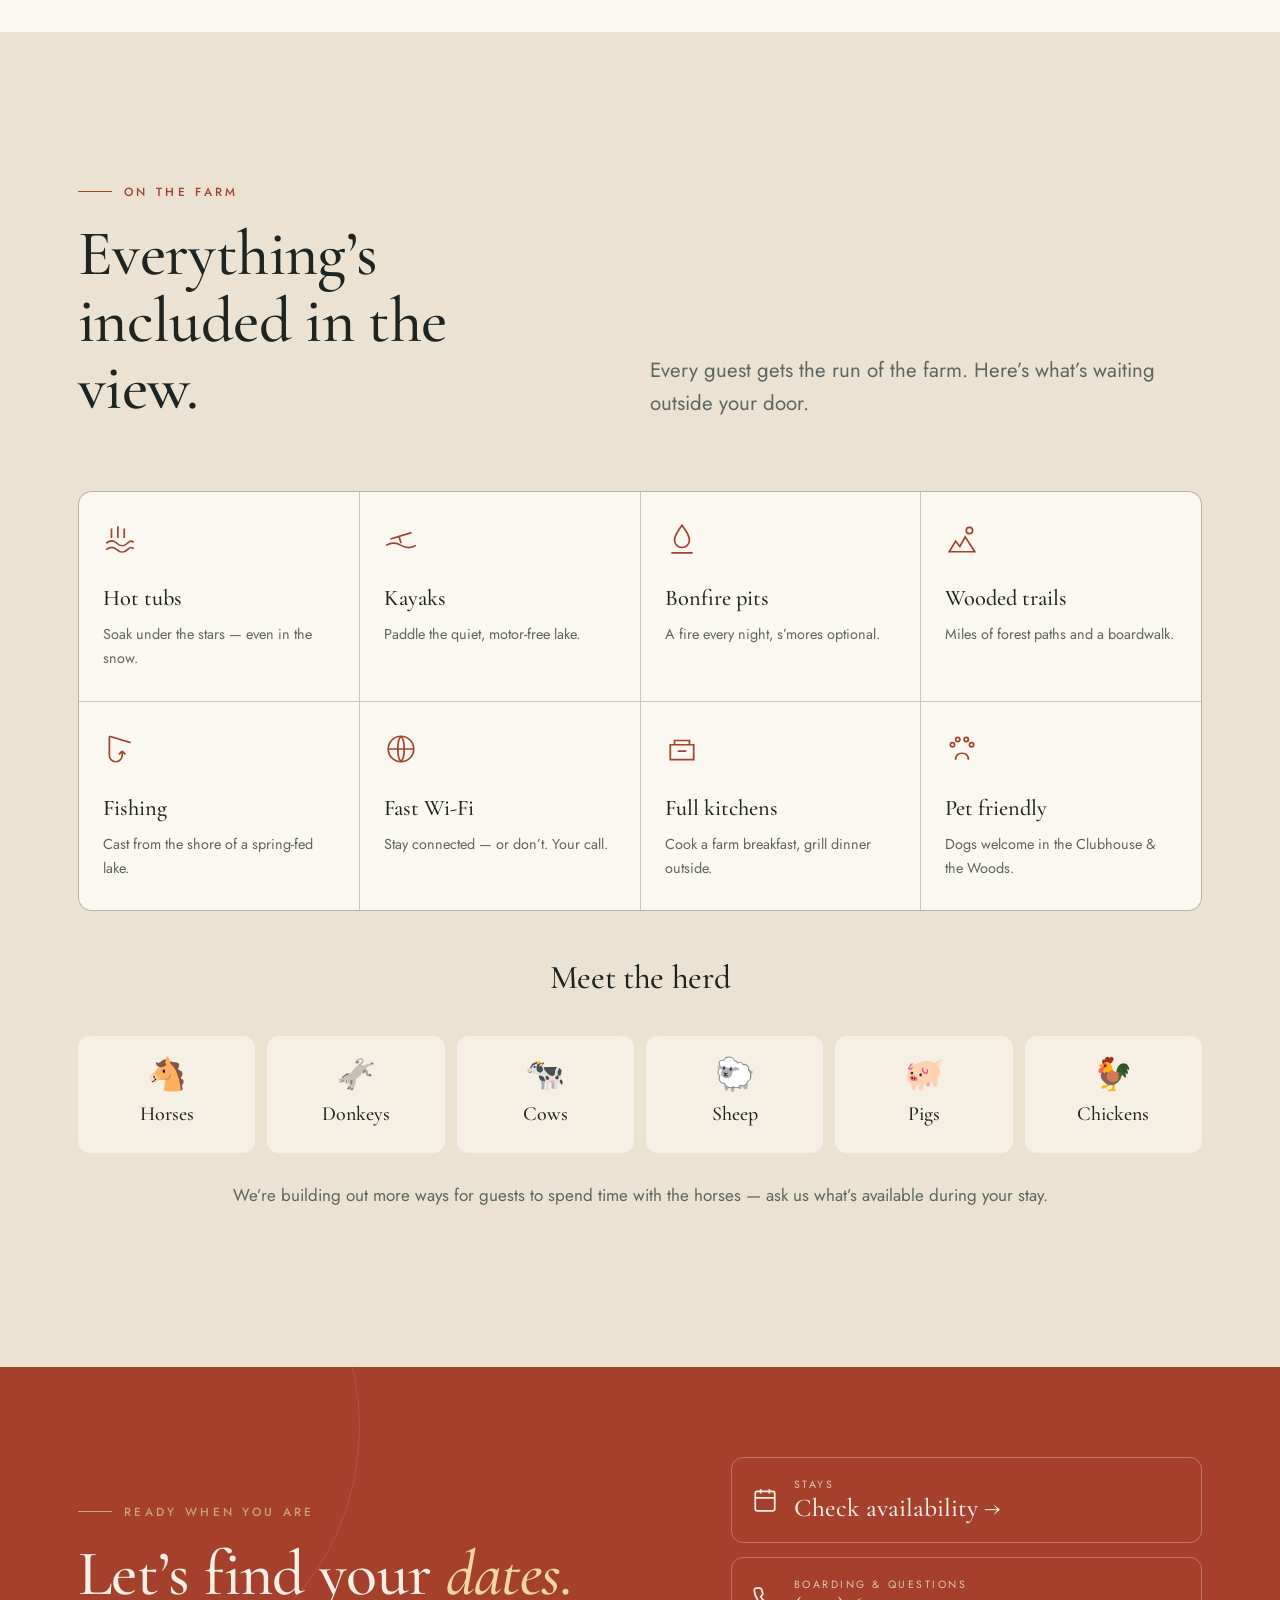
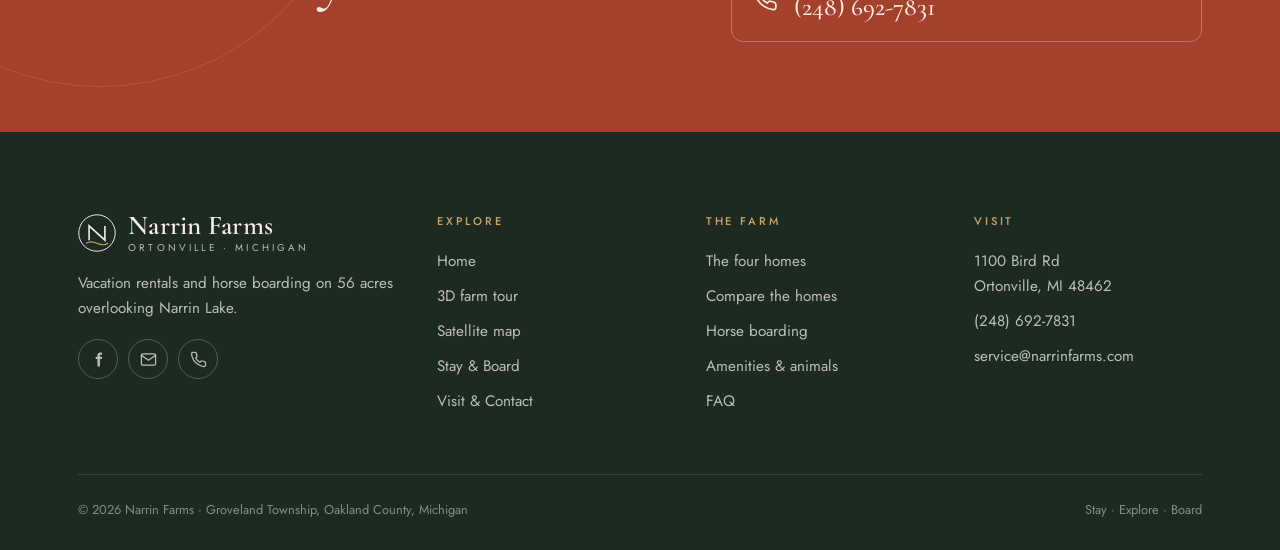
<file: stay.html>
<!doctype html>
<html lang="en">
<head>
  <meta charset="utf-8">
  <meta name="viewport" content="width=device-width, initial-scale=1">
  <title>Stay &amp; Board | Vacation Homes &amp; Horse Boarding — Narrin Farms</title>
  <meta name="description" content="The Lodge, the Clubhouse, the Woods and the Grooms — four vacation homes on Narrin Lake in Ortonville, Michigan. Plus horse boarding on a working equestrian farm.">
  <meta name="theme-color" content="#1c2a22">
  <link rel="icon" href="data:image/svg+xml,%3Csvg xmlns='http://www.w3.org/2000/svg' viewBox='0 0 64 64'%3E%3Ccircle cx='32' cy='32' r='32' fill='%231c2a22'/%3E%3Ctext x='32' y='44' font-size='34' text-anchor='middle' fill='%23c6a46a' font-family='Georgia'%3EN%3C/text%3E%3C/svg%3E">
  <link rel="preconnect" href="https://fonts.googleapis.com">
  <link rel="preconnect" href="https://fonts.gstatic.com" crossorigin>
  <link href="https://fonts.googleapis.com/css2?family=Cormorant+Garamond:ital,wght@0,400;0,500;0,600;1,400;1,500&family=Jost:wght@300;400;500&display=swap" rel="stylesheet">
  <link rel="stylesheet" href="assets/css/style.css">
</head>
<body>
<a class="skip" href="#main">Skip to content</a>

<header class="site-header">
  <div class="wrap nav">
    <a class="brand" href="index.html" aria-label="Narrin Farms home">
      <svg viewBox="0 0 48 48" aria-hidden="true"><circle cx="24" cy="24" r="23" fill="none" stroke="currentColor" stroke-width="1.2"/><path d="M14 33V15l20 18V15" fill="none" stroke="currentColor" stroke-width="2"/><path d="M10 37c4-2.5 8.5-2.5 14 0s10 2.5 14 0" fill="none" stroke="#c6a46a" stroke-width="1.4"/></svg>
      <span class="brand-text"><span class="brand-name">Narrin Farms</span><span class="brand-sub">Ortonville · Michigan</span></span>
    </a>
    <button class="menu-btn" aria-label="Open menu" aria-expanded="false" aria-controls="nav-links"><span></span><span></span><span></span></button>
    <ul class="nav-links" id="nav-links">
      <li><a href="index.html">Home</a></li>
      <li><a href="stay.html" aria-current="page">Stay &amp; Board</a></li>
      <li><a href="contact.html">Visit &amp; Contact</a></li>
      <li><a class="btn nav-cta" href="contact.html?type=stay">Book a stay</a></li>
    </ul>
  </div>
</header>

<main id="main">
  <section class="page-hero on-dark">
    <div class="wrap">
      <div class="page-hero-copy">
        <span class="eyebrow">Stay &amp; Board</span>
        <h1>Four homes.<br><em>One</em> farm.<br>Endless evenings.</h1>
        <p>Pick your cottage or bring your horse home. Everything at Narrin Farms is shared with 56 acres of pasture, woods and a private lake.</p>
        <a class="btn" href="#homes">See the homes</a>
      </div>
      <div class="page-hero-photos">
        <img src="assets/img/grooms-aframe.jpg" alt="The Grooms, a black A-frame with a deck, umbrella and string lights">
        <img src="assets/img/clubhouse.jpg" alt="The Clubhouse with red Adirondack chairs on a stone patio" style="object-position: 75% 50%">
      </div>
    </div>
  </section>

  <nav class="subnav" aria-label="On this page">
    <div class="wrap">
      <ul>
        <li><a href="#homes">The homes</a></li>
        <li><a href="#compare">Compare</a></li>
                <li><a href="#boarding">Horse boarding</a></li>
        <li><a href="#farm">On the farm</a></li>
      </ul>
    </div>
  </nav>

  <!-- ================= HOMES ================= -->
  <section class="section" id="homes">
    <div class="wrap">
      <div class="section-head">
        <div class="reveal">
          <span class="eyebrow">The homes</span>
          <h2>Find the one that feels like yours.</h2>
        </div>
        <p class="lede reveal d1">Every home comes with Wi-Fi, a full kitchen, air conditioning and the run of the farm — the lake, the kayaks, the trails, the fire pits and the animals.</p>
      </div>

      <div class="home-list">

        <article class="home" id="lodge">
          <div class="home-media reveal">
            <img class="main" src="assets/img/lodge.jpg" alt="The Lodge, a Tudor-style home with twin gables, terraced hedges and wooden stairs" style="object-position: 30% 50%" loading="lazy">
            <img class="inset" src="assets/img/family.jpg" alt="Family gathered around a fire pit with their dogs" loading="lazy">
            <span class="badge">Largest home</span>
          </div>
          <div class="home-copy reveal d1">
            <h3>The Lodge</h3>
            <p class="tagline">Gather everyone under one roof.</p>
            <p>Twin gables, terraced gardens and room for nine. The Lodge is built for the big trips — family reunions, friend getaways and groups who want to stay together — with a hot tub for the after-party and kayaks a short walk away at the lake.</p>
            <div class="specs"><div><strong>9</strong><span>Guests</span></div><div><strong>3</strong><span>Bedrooms</span></div><div><strong>2</strong><span>Baths</span></div></div>
            <ul class="feature-tags"><li>Hot tub</li><li>Kayaks</li><li>Horses next door</li><li>Full kitchen</li><li>Free Wi-Fi</li><li>Air conditioning</li></ul>
            <div class="home-actions">
              <a class="btn" href="contact.html?type=stay&amp;home=lodge">Check availability</a>
              <a class="link-arrow" href="https://www.narrinfarms.com/" target="_blank" rel="noopener">Book online <span>→</span></a>
            </div>
          </div>
        </article>

        <article class="home" id="clubhouse">
          <div class="home-media reveal">
            <img class="main" src="assets/img/clubhouse.jpg" alt="The Clubhouse with a pergola and red Adirondack chairs on a stone patio" style="object-position: 75% 50%" loading="lazy">
            <img class="inset" src="assets/img/bonfires.jpg" alt="Wine glass beside the fire pit" loading="lazy">
            <span class="badge">Pet friendly</span>
          </div>
          <div class="home-copy reveal d1">
            <h3>The Clubhouse</h3>
            <p class="tagline">Panoramic views from the hill.</p>
            <p>The Clubhouse earned its name as the place young riders gathered on breaks from their horses. Today it sits on a hill with panoramic views of the lake and pastures — with a pergola, a stone patio and a ring of red Adirondack chairs around the fire pit.</p>
            <div class="specs"><div><strong>6</strong><span>Guests</span></div><div><strong>2</strong><span>Bedrooms</span></div><div><strong>2</strong><span>Baths</span></div></div>
            <ul class="feature-tags"><li>Lake &amp; pasture views</li><li>Fire pit patio</li><li>Pergola</li><li>Pets allowed</li><li>Full kitchen</li><li>Free Wi-Fi</li></ul>
            <div class="home-actions">
              <a class="btn" href="contact.html?type=stay&amp;home=clubhouse">Check availability</a>
              <a class="link-arrow" href="https://www.narrinfarms.com/listings/101944" target="_blank" rel="noopener">Book online <span>→</span></a>
            </div>
          </div>
        </article>

        <article class="home" id="woods">
          <div class="home-media reveal">
            <img class="main" src="assets/img/boardwalk-trail.jpg" alt="A wooden boardwalk trail through autumn woods" loading="lazy">
            <img class="inset" src="assets/img/tamaracks.jpg" alt="Golden tamaracks beside autumn maples" loading="lazy">
            <span class="badge">Closest to the trails</span>
          </div>
          <div class="home-copy reveal d1">
            <h3>The Woods</h3>
            <p class="tagline">Where the forest begins.</p>
            <p>The cabin nearest the woods, with forested hiking paths right out the door and Holly State Recreation Area just 0.7 miles away. Soak in the hot tub after a day on the trails, then wander down to the lake for a sunset paddle. Bring the dog — pets are welcome.</p>
            <div class="specs"><div><strong>6</strong><span>Guests</span></div><div><strong>2</strong><span>Bedrooms</span></div><div><strong>1</strong><span>Bath</span></div></div>
            <ul class="feature-tags"><li>Hot tub</li><li>Hiking from the door</li><li>Kayaks</li><li>Pets allowed</li><li>Full kitchen</li><li>Free Wi-Fi</li></ul>
            <div class="home-actions">
              <a class="btn" href="contact.html?type=stay&amp;home=woods">Check availability</a>
              <a class="link-arrow" href="https://www.airbnb.com/rooms/27407675" target="_blank" rel="noopener">Book on Airbnb <span>→</span></a>
            </div>
          </div>
        </article>

        <article class="home" id="grooms">
          <div class="home-media reveal">
            <img class="main" src="assets/img/grooms-aframe.jpg" alt="The Grooms A-frame with a deck, patio table, umbrella and string lights" loading="lazy">
            <img class="inset" src="assets/img/grooms-interior.jpg" alt="Inside the Grooms: white A-frame ceiling, antlers and a cozy living room" loading="lazy">
            <span class="badge">For two</span>
          </div>
          <div class="home-copy reveal d1">
            <h3>The Grooms</h3>
            <p class="tagline">A tiny A-frame made for two.</p>
            <p>A black A-frame with a sleeping loft, a bright white interior and a deck strung with café lights. Private hot tub, your own fire pit and horses down the hill — the farm’s most romantic hideaway for anniversaries, honeymoons and slow weekends.</p>
            <div class="specs"><div><strong>2</strong><span>Guests</span></div><div><strong>1</strong><span>Bedroom</span></div><div><strong>1</strong><span>Bath</span></div></div>
            <ul class="feature-tags"><li>Private hot tub</li><li>Fire pit</li><li>String-lit deck</li><li>Loft</li><li>Full kitchen</li><li>Free Wi-Fi</li></ul>
            <div class="home-actions">
              <a class="btn" href="contact.html?type=stay&amp;home=grooms">Check availability</a>
              <a class="link-arrow" href="https://www.airbnb.com/rooms/22704305" target="_blank" rel="noopener">Book on Airbnb <span>→</span></a>
            </div>
          </div>
        </article>
      </div>
    </div>
  </section>

  <!-- ================= COMPARE ================= -->
  <section class="section tight cream" id="compare">
    <div class="wrap">
      <div class="section-head">
        <div class="reveal">
          <span class="eyebrow">At a glance</span>
          <h2>Compare the homes.</h2>
        </div>
        <p class="lede reveal d1">Not sure which one fits? Here’s the short version. Call us at <a href="tel:+12486927831">(248) 692-7831</a> and we’ll help you choose.</p>
      </div>
      <div class="table-wrap reveal">
        <table class="compare">
          <thead><tr><th scope="col"><span class="sr-only">Feature</span></th><th scope="col">The Lodge</th><th scope="col">The Clubhouse</th><th scope="col">The Woods</th><th scope="col">The Grooms</th></tr></thead>
          <tbody>
            <tr><th scope="row">Guests</th><td>9</td><td>6</td><td>6</td><td>2</td></tr>
            <tr><th scope="row">Bedrooms</th><td>3</td><td>2</td><td>2</td><td>1</td></tr>
            <tr><th scope="row">Bathrooms</th><td>2</td><td>2</td><td>1</td><td>1</td></tr>
            <tr><th scope="row">Best for</th><td>Big groups &amp; reunions</td><td>Families who want the view</td><td>Hikers &amp; dog owners</td><td>Couples</td></tr>
            <tr><th scope="row">Pets</th><td>Ask us</td><td class="yes">Welcome</td><td class="yes">Welcome</td><td>Ask us</td></tr>
            <tr><th scope="row">Lake, kayaks &amp; trails</th><td class="yes">Included</td><td class="yes">Included</td><td class="yes">Included</td><td class="yes">Included</td></tr>
            <tr><th scope="row">Wi-Fi · Kitchen · A/C</th><td class="yes">Yes</td><td class="yes">Yes</td><td class="yes">Yes</td><td class="yes">Yes</td></tr>
          </tbody>
        </table>
      </div>

      <div class="group-band mt-3 reveal">
        <div class="big">23<small>guests across all four homes</small></div>
        <div>
          <span class="eyebrow light">Take the whole farm</span>
          <h3 style="font-size:clamp(2rem,3.4vw,2.8rem);margin-bottom:14px">Reunions, retreats &amp; group getaways.</h3>
          <p style="color:rgba(245,239,228,.8)">Book all four homes together and the farm is yours — the lake, the trails, the fire pits and the whole herd. Ideal for family reunions and corporate retreats that want everyone close.</p>
          <a class="btn cream" href="contact.html?type=stay&amp;home=all">Ask about a full-farm booking</a>
        </div>
      </div>
    </div>
  </section>

  <!-- ================= BOARDING ================= -->
  <section class="section" id="boarding" style="scroll-margin-top:130px">
    <div class="wrap boarding">
      <div class="boarding-photo reveal">
        <img src="assets/img/long-evenings.jpg" alt="A white horse grazing in the pasture under the pines" style="object-position: 50% 70%" loading="lazy">
        <div class="quote">“A working equestrian farm — and a home for your horse.”</div>
      </div>
      <div class="reveal d1">
        <span class="eyebrow">Horse boarding</span>
        <h2>Room to graze. Trails to ride.</h2>
        <p class="lede" style="margin:24px 0">Horses have always been the heart of Narrin Farms — the Clubhouse got its name from young riders gathering between rides. We offer boarding on our working equestrian farm in Ortonville, with pastures, wooded trails and a herd that already feels like family.</p>
        <div class="board-grid">
          <div class="board-item"><svg viewBox="0 0 32 32" fill="none" stroke="currentColor" stroke-width="1.6"><path d="M3 24h26M5 24V12M11 24V12M17 24V12M23 24V12M29 24V12M3 15h26M3 20h26"/></svg><div><h5>Fenced pastures</h5><p>Rolling paddocks for turnout and grazing.</p></div></div>
          <div class="board-item"><svg viewBox="0 0 32 32" fill="none" stroke="currentColor" stroke-width="1.6"><path d="M16 3l6 9h-4l5 7h-5l4 7H10l4-7H9l5-7h-4z"/><path d="M16 26v3"/></svg><div><h5>Wooded trails</h5><p>Ride the farm’s forest paths, with Holly Recreation Area nearby.</p></div></div>
          <div class="board-item"><svg viewBox="0 0 32 32" fill="none" stroke="currentColor" stroke-width="1.6"><path d="M4 28V14L16 5l12 9v14z"/><path d="M12 28v-8h8v8M10 13l12 8M22 13l-12 8"/></svg><div><h5>Barn &amp; shelter</h5><p>Ask us about current stall and shelter options.</p></div></div>
          <div class="board-item"><svg viewBox="0 0 32 32" fill="none" stroke="currentColor" stroke-width="1.6"><circle cx="16" cy="16" r="12"/><path d="M16 9v7l5 3"/></svg><div><h5>Care on the farm</h5><p>Feeding and turnout routines tailored to your horse — just ask.</p></div></div>
        </div>
        <p class="note">Boarding spots are limited and rates vary by the care your horse needs. Call <a href="tel:+12486927831">(248) 692-7831</a> for current availability, pricing and to schedule a visit.</p>
        <div class="home-actions">
          <a class="btn" href="contact.html?type=boarding">Ask about boarding</a>
          <a class="link-arrow" href="tel:+12486927831">Call the barn <span>→</span></a>
        </div>
      </div>
    </div>
  </section>

  <!-- ================= ON THE FARM ================= -->
  <section class="section linen" id="farm" style="scroll-margin-top:130px">
    <div class="wrap">
      <div class="section-head">
        <div class="reveal">
          <span class="eyebrow">On the farm</span>
          <h2>Everything’s included in the view.</h2>
        </div>
        <p class="lede reveal d1">Every guest gets the run of the farm. Here’s what’s waiting outside your door.</p>
      </div>
      <div class="amenities reveal">
        <div class="amenity"><svg viewBox="0 0 32 32" fill="none" stroke="currentColor" stroke-width="1.6"><path d="M3 20c4-3 7-3 10 0s7 3 10 0 4-2 6-1"/><path d="M3 26c4-3 7-3 10 0s7 3 10 0 4-2 6-1"/><path d="M8 15V6M14 15V4M20 15V6"/></svg><h5>Hot tubs</h5><p>Soak under the stars — even in the snow.</p></div>
        <div class="amenity"><svg viewBox="0 0 32 32" fill="none" stroke="currentColor" stroke-width="1.6"><path d="M2 22c5-3 9-3 14 0s9 3 14 0"/><path d="M6 16l20-6M14 13l2 7"/></svg><h5>Kayaks</h5><p>Paddle the quiet, motor-free lake.</p></div>
        <div class="amenity"><svg viewBox="0 0 32 32" fill="none" stroke="currentColor" stroke-width="1.6"><path d="M16 3c4 6 7 9 7 14a7 7 0 0 1-14 0c0-5 3-8 7-14z"/><path d="M6 29h20"/></svg><h5>Bonfire pits</h5><p>A fire every night, s’mores optional.</p></div>
        <div class="amenity"><svg viewBox="0 0 32 32" fill="none" stroke="currentColor" stroke-width="1.6"><path d="M4 28l6-10 4 5 5-9 9 14z"/><circle cx="23" cy="8" r="3"/></svg><h5>Wooded trails</h5><p>Miles of forest paths and a boardwalk.</p></div>
        <div class="amenity"><svg viewBox="0 0 32 32" fill="none" stroke="currentColor" stroke-width="1.6"><path d="M6 4v18a6 6 0 0 0 12 0v-4"/><path d="M18 18l-3 3M18 18l3 3"/><path d="M6 4l20 6"/></svg><h5>Fishing</h5><p>Cast from the shore of a spring-fed lake.</p></div>
        <div class="amenity"><svg viewBox="0 0 32 32" fill="none" stroke="currentColor" stroke-width="1.6"><path d="M4 16a12 12 0 1 0 24 0 12 12 0 0 0-24 0z"/><path d="M4 16h24M16 4c4 4 4 20 0 24M16 4c-4 4-4 20 0 24"/></svg><h5>Fast Wi-Fi</h5><p>Stay connected — or don’t. Your call.</p></div>
        <div class="amenity"><svg viewBox="0 0 32 32" fill="none" stroke="currentColor" stroke-width="1.6"><path d="M5 12h22v14H5zM9 12V8h14v4M12 18h8"/></svg><h5>Full kitchens</h5><p>Cook a farm breakfast, grill dinner outside.</p></div>
        <div class="amenity"><svg viewBox="0 0 32 32" fill="none" stroke="currentColor" stroke-width="1.6"><path d="M10 26c0-4 2-6 6-6s6 2 6 6M7 14a2 2 0 1 0 0-4 2 2 0 0 0 0 4zM12 9a2 2 0 1 0 0-4 2 2 0 0 0 0 4zM20 9a2 2 0 1 0 0-4 2 2 0 0 0 0 4zM25 14a2 2 0 1 0 0-4 2 2 0 0 0 0 4z"/></svg><h5>Pet friendly</h5><p>Dogs welcome in the Clubhouse &amp; the Woods.</p></div>
      </div>

      <h3 class="mt-3 reveal" style="text-align:center">Meet the herd</h3>
      <div class="herd reveal d1">
        <div><span aria-hidden="true">🐴</span><b>Horses</b></div>
        <div><span aria-hidden="true">🫏</span><b>Donkeys</b></div>
        <div><span aria-hidden="true">🐄</span><b>Cows</b></div>
        <div><span aria-hidden="true">🐑</span><b>Sheep</b></div>
        <div><span aria-hidden="true">🐖</span><b>Pigs</b></div>
        <div><span aria-hidden="true">🐓</span><b>Chickens</b></div>
      </div>
      <p class="center mt-2" style="color:var(--muted)">We’re building out more ways for guests to spend time with the horses — ask us what’s available during your stay.</p>
    </div>
  </section>

  <section class="cta-band">
    <span class="ring" style="width:520px;height:520px;left:-160px;top:-200px"></span>
    <div class="wrap">
      <div class="reveal">
        <span class="eyebrow light">Ready when you are</span>
        <h2>Let’s find your <em>dates.</em></h2>
      </div>
      <div class="cta-contact reveal d1">
        <a href="contact.html?type=stay"><svg viewBox="0 0 24 24" fill="none" stroke="currentColor" stroke-width="1.6"><rect x="3" y="4" width="18" height="18" rx="2"/><path d="M16 2v4M8 2v4M3 10h18"/></svg><span><small>Stays</small><strong>Check availability →</strong></span></a>
        <a href="tel:+12486927831"><svg viewBox="0 0 24 24" fill="none" stroke="currentColor" stroke-width="1.6"><path d="M22 16.9v3a2 2 0 0 1-2.2 2 19.8 19.8 0 0 1-8.6-3.1 19.5 19.5 0 0 1-6-6A19.8 19.8 0 0 1 2.1 4.2 2 2 0 0 1 4.1 2h3a2 2 0 0 1 2 1.7c.1.9.4 1.8.7 2.7a2 2 0 0 1-.5 2.1L8 9.8a16 16 0 0 0 6 6l1.3-1.3a2 2 0 0 1 2.1-.4c.9.3 1.8.6 2.7.7a2 2 0 0 1 1.7 2z"/></svg><span><small>Boarding &amp; questions</small><strong>(248) 692-7831</strong></span></a>
      </div>
    </div>
  </section>
</main>

<footer class="site-footer">
  <div class="wrap">
    <div class="footer-grid">
      <div>
        <a class="brand" href="index.html">
          <svg viewBox="0 0 48 48" aria-hidden="true"><circle cx="24" cy="24" r="23" fill="none" stroke="currentColor" stroke-width="1.2"/><path d="M14 33V15l20 18V15" fill="none" stroke="currentColor" stroke-width="2"/><path d="M10 37c4-2.5 8.5-2.5 14 0s10 2.5 14 0" fill="none" stroke="#c6a46a" stroke-width="1.4"/></svg>
          <span class="brand-text"><span class="brand-name">Narrin Farms</span><span class="brand-sub">Ortonville · Michigan</span></span>
        </a>
        <p>Vacation rentals and horse boarding on 56 acres overlooking Narrin Lake.</p>
        <div class="socials">
          <a href="https://www.facebook.com/NarrinFarms/" target="_blank" rel="noopener" aria-label="Narrin Farms on Facebook"><svg viewBox="0 0 24 24" fill="currentColor"><path d="M14 8V6.5c0-.8.2-1.3 1.4-1.3H17V2.2C16.6 2.1 15.6 2 14.5 2 12.1 2 10.5 3.4 10.5 6.1V8H8v3.2h2.5V22H14V11.2h2.7L17 8z"/></svg></a>
          <a href="mailto:service@narrinfarms.com" aria-label="Email Narrin Farms"><svg viewBox="0 0 24 24" fill="none" stroke="currentColor" stroke-width="1.8"><rect x="2" y="4" width="20" height="16" rx="2"/><path d="m22 6-10 7L2 6"/></svg></a>
          <a href="tel:+12486927831" aria-label="Call Narrin Farms"><svg viewBox="0 0 24 24" fill="none" stroke="currentColor" stroke-width="1.8"><path d="M22 16.9v3a2 2 0 0 1-2.2 2 19.8 19.8 0 0 1-8.6-3.1 19.5 19.5 0 0 1-6-6A19.8 19.8 0 0 1 2.1 4.2 2 2 0 0 1 4.1 2h3a2 2 0 0 1 2 1.7c.1.9.4 1.8.7 2.7a2 2 0 0 1-.5 2.1L8 9.8a16 16 0 0 0 6 6l1.3-1.3a2 2 0 0 1 2.1-.4c.9.3 1.8.6 2.7.7a2 2 0 0 1 1.7 2z"/></svg></a>
        </div>
      </div>
      <div>
        <h5>Explore</h5>
        <ul>
          <li><a href="index.html">Home</a></li>
          <li><a href="index.html#tour">3D farm tour</a></li>
          <li><a href="index.html#map">Satellite map</a></li>
          <li><a href="stay.html">Stay &amp; Board</a></li>
          <li><a href="contact.html">Visit &amp; Contact</a></li>
        </ul>
      </div>
      <div>
        <h5>The farm</h5>
        <ul>
          <li><a href="stay.html#homes">The four homes</a></li>
          <li><a href="stay.html#compare">Compare the homes</a></li>
          <li><a href="stay.html#boarding">Horse boarding</a></li>
          <li><a href="stay.html#farm">Amenities &amp; animals</a></li>
          <li><a href="contact.html#faq">FAQ</a></li>
        </ul>
      </div>
      <div>
        <h5>Visit</h5>
        <ul>
          <li>1100 Bird Rd<br>Ortonville, MI 48462</li>
          <li><a href="tel:+12486927831">(248) 692-7831</a></li>
          <li><a href="mailto:service@narrinfarms.com">service@narrinfarms.com</a></li>
        </ul>
      </div>
    </div>
    <div class="footer-bottom">
      <span>© <span data-year>2026</span> Narrin Farms · Groveland Township, Oakland County, Michigan</span>
      <span>Stay · Explore · Board</span>
    </div>
  </div>
</footer>

<script src="assets/js/main.js"></script>
</body>
</html>
</file>
<file: assets/vendor/leaflet/leaflet.css>
/* required styles */

.leaflet-pane,
.leaflet-tile,
.leaflet-marker-icon,
.leaflet-marker-shadow,
.leaflet-tile-container,
.leaflet-pane > svg,
.leaflet-pane > canvas,
.leaflet-zoom-box,
.leaflet-image-layer,
.leaflet-layer {
	position: absolute;
	left: 0;
	top: 0;
	}
.leaflet-container {
	overflow: hidden;
	}
.leaflet-tile,
.leaflet-marker-icon,
.leaflet-marker-shadow {
	-webkit-user-select: none;
	   -moz-user-select: none;
	        user-select: none;
	  -webkit-user-drag: none;
	}
/* Prevents IE11 from highlighting tiles in blue */
.leaflet-tile::selection {
	background: transparent;
}
/* Safari renders non-retina tile on retina better with this, but Chrome is worse */
.leaflet-safari .leaflet-tile {
	image-rendering: -webkit-optimize-contrast;
	}
/* hack that prevents hw layers "stretching" when loading new tiles */
.leaflet-safari .leaflet-tile-container {
	width: 1600px;
	height: 1600px;
	-webkit-transform-origin: 0 0;
	}
.leaflet-marker-icon,
.leaflet-marker-shadow {
	display: block;
	}
/* .leaflet-container svg: reset svg max-width decleration shipped in Joomla! (joomla.org) 3.x */
/* .leaflet-container img: map is broken in FF if you have max-width: 100% on tiles */
.leaflet-container .leaflet-overlay-pane svg {
	max-width: none !important;
	max-height: none !important;
	}
.leaflet-container .leaflet-marker-pane img,
.leaflet-container .leaflet-shadow-pane img,
.leaflet-container .leaflet-tile-pane img,
.leaflet-container img.leaflet-image-layer,
.leaflet-container .leaflet-tile {
	max-width: none !important;
	max-height: none !important;
	width: auto;
	padding: 0;
	}

.leaflet-container img.leaflet-tile {
	/* See: https://bugs.chromium.org/p/chromium/issues/detail?id=600120 */
	mix-blend-mode: plus-lighter;
}

.leaflet-container.leaflet-touch-zoom {
	-ms-touch-action: pan-x pan-y;
	touch-action: pan-x pan-y;
	}
.leaflet-container.leaflet-touch-drag {
	-ms-touch-action: pinch-zoom;
	/* Fallback for FF which doesn't support pinch-zoom */
	touch-action: none;
	touch-action: pinch-zoom;
}
.leaflet-container.leaflet-touch-drag.leaflet-touch-zoom {
	-ms-touch-action: none;
	touch-action: none;
}
.leaflet-container {
	-webkit-tap-highlight-color: transparent;
}
.leaflet-container a {
	-webkit-tap-highlight-color: rgba(51, 181, 229, 0.4);
}
.leaflet-tile {
	filter: inherit;
	visibility: hidden;
	}
.leaflet-tile-loaded {
	visibility: inherit;
	}
.leaflet-zoom-box {
	width: 0;
	height: 0;
	-moz-box-sizing: border-box;
	     box-sizing: border-box;
	z-index: 800;
	}
/* workaround for https://bugzilla.mozilla.org/show_bug.cgi?id=888319 */
.leaflet-overlay-pane svg {
	-moz-user-select: none;
	}

.leaflet-pane         { z-index: 400; }

.leaflet-tile-pane    { z-index: 200; }
.leaflet-overlay-pane { z-index: 400; }
.leaflet-shadow-pane  { z-index: 500; }
.leaflet-marker-pane  { z-index: 600; }
.leaflet-tooltip-pane   { z-index: 650; }
.leaflet-popup-pane   { z-index: 700; }

.leaflet-map-pane canvas { z-index: 100; }
.leaflet-map-pane svg    { z-index: 200; }

.leaflet-vml-shape {
	width: 1px;
	height: 1px;
	}
.lvml {
	behavior: url(#default#VML);
	display: inline-block;
	position: absolute;
	}


/* control positioning */

.leaflet-control {
	position: relative;
	z-index: 800;
	pointer-events: visiblePainted; /* IE 9-10 doesn't have auto */
	pointer-events: auto;
	}
.leaflet-top,
.leaflet-bottom {
	position: absolute;
	z-index: 1000;
	pointer-events: none;
	}
.leaflet-top {
	top: 0;
	}
.leaflet-right {
	right: 0;
	}
.leaflet-bottom {
	bottom: 0;
	}
.leaflet-left {
	left: 0;
	}
.leaflet-control {
	float: left;
	clear: both;
	}
.leaflet-right .leaflet-control {
	float: right;
	}
.leaflet-top .leaflet-control {
	margin-top: 10px;
	}
.leaflet-bottom .leaflet-control {
	margin-bottom: 10px;
	}
.leaflet-left .leaflet-control {
	margin-left: 10px;
	}
.leaflet-right .leaflet-control {
	margin-right: 10px;
	}


/* zoom and fade animations */

.leaflet-fade-anim .leaflet-popup {
	opacity: 0;
	-webkit-transition: opacity 0.2s linear;
	   -moz-transition: opacity 0.2s linear;
	        transition: opacity 0.2s linear;
	}
.leaflet-fade-anim .leaflet-map-pane .leaflet-popup {
	opacity: 1;
	}
.leaflet-zoom-animated {
	-webkit-transform-origin: 0 0;
	    -ms-transform-origin: 0 0;
	        transform-origin: 0 0;
	}
svg.leaflet-zoom-animated {
	will-change: transform;
}

.leaflet-zoom-anim .leaflet-zoom-animated {
	-webkit-transition: -webkit-transform 0.25s cubic-bezier(0,0,0.25,1);
	   -moz-transition:    -moz-transform 0.25s cubic-bezier(0,0,0.25,1);
	        transition:         transform 0.25s cubic-bezier(0,0,0.25,1);
	}
.leaflet-zoom-anim .leaflet-tile,
.leaflet-pan-anim .leaflet-tile {
	-webkit-transition: none;
	   -moz-transition: none;
	        transition: none;
	}

.leaflet-zoom-anim .leaflet-zoom-hide {
	visibility: hidden;
	}


/* cursors */

.leaflet-interactive {
	cursor: pointer;
	}
.leaflet-grab {
	cursor: -webkit-grab;
	cursor:    -moz-grab;
	cursor:         grab;
	}
.leaflet-crosshair,
.leaflet-crosshair .leaflet-interactive {
	cursor: crosshair;
	}
.leaflet-popup-pane,
.leaflet-control {
	cursor: auto;
	}
.leaflet-dragging .leaflet-grab,
.leaflet-dragging .leaflet-grab .leaflet-interactive,
.leaflet-dragging .leaflet-marker-draggable {
	cursor: move;
	cursor: -webkit-grabbing;
	cursor:    -moz-grabbing;
	cursor:         grabbing;
	}

/* marker & overlays interactivity */
.leaflet-marker-icon,
.leaflet-marker-shadow,
.leaflet-image-layer,
.leaflet-pane > svg path,
.leaflet-tile-container {
	pointer-events: none;
	}

.leaflet-marker-icon.leaflet-interactive,
.leaflet-image-layer.leaflet-interactive,
.leaflet-pane > svg path.leaflet-interactive,
svg.leaflet-image-layer.leaflet-interactive path {
	pointer-events: visiblePainted; /* IE 9-10 doesn't have auto */
	pointer-events: auto;
	}

/* visual tweaks */

.leaflet-container {
	background: #ddd;
	outline-offset: 1px;
	}
.leaflet-container a {
	color: #0078A8;
	}
.leaflet-zoom-box {
	border: 2px dotted #38f;
	background: rgba(255,255,255,0.5);
	}


/* general typography */
.leaflet-container {
	font-family: "Helvetica Neue", Arial, Helvetica, sans-serif;
	font-size: 12px;
	font-size: 0.75rem;
	line-height: 1.5;
	}


/* general toolbar styles */

.leaflet-bar {
	box-shadow: 0 1px 5px rgba(0,0,0,0.65);
	border-radius: 4px;
	}
.leaflet-bar a {
	background-color: #fff;
	border-bottom: 1px solid #ccc;
	width: 26px;
	height: 26px;
	line-height: 26px;
	display: block;
	text-align: center;
	text-decoration: none;
	color: black;
	}
.leaflet-bar a,
.leaflet-control-layers-toggle {
	background-position: 50% 50%;
	background-repeat: no-repeat;
	display: block;
	}
.leaflet-bar a:hover,
.leaflet-bar a:focus {
	background-color: #f4f4f4;
	}
.leaflet-bar a:first-child {
	border-top-left-radius: 4px;
	border-top-right-radius: 4px;
	}
.leaflet-bar a:last-child {
	border-bottom-left-radius: 4px;
	border-bottom-right-radius: 4px;
	border-bottom: none;
	}
.leaflet-bar a.leaflet-disabled {
	cursor: default;
	background-color: #f4f4f4;
	color: #bbb;
	}

.leaflet-touch .leaflet-bar a {
	width: 30px;
	height: 30px;
	line-height: 30px;
	}
.leaflet-touch .leaflet-bar a:first-child {
	border-top-left-radius: 2px;
	border-top-right-radius: 2px;
	}
.leaflet-touch .leaflet-bar a:last-child {
	border-bottom-left-radius: 2px;
	border-bottom-right-radius: 2px;
	}

/* zoom control */

.leaflet-control-zoom-in,
.leaflet-control-zoom-out {
	font: bold 18px 'Lucida Console', Monaco, monospace;
	text-indent: 1px;
	}

.leaflet-touch .leaflet-control-zoom-in, .leaflet-touch .leaflet-control-zoom-out  {
	font-size: 22px;
	}


/* layers control */

.leaflet-control-layers {
	box-shadow: 0 1px 5px rgba(0,0,0,0.4);
	background: #fff;
	border-radius: 5px;
	}
.leaflet-control-layers-toggle {
	background-image: url(images/layers.png);
	width: 36px;
	height: 36px;
	}
.leaflet-retina .leaflet-control-layers-toggle {
	background-image: url(images/layers-2x.png);
	background-size: 26px 26px;
	}
.leaflet-touch .leaflet-control-layers-toggle {
	width: 44px;
	height: 44px;
	}
.leaflet-control-layers .leaflet-control-layers-list,
.leaflet-control-layers-expanded .leaflet-control-layers-toggle {
	display: none;
	}
.leaflet-control-layers-expanded .leaflet-control-layers-list {
	display: block;
	position: relative;
	}
.leaflet-control-layers-expanded {
	padding: 6px 10px 6px 6px;
	color: #333;
	background: #fff;
	}
.leaflet-control-layers-scrollbar {
	overflow-y: scroll;
	overflow-x: hidden;
	padding-right: 5px;
	}
.leaflet-control-layers-selector {
	margin-top: 2px;
	position: relative;
	top: 1px;
	}
.leaflet-control-layers label {
	display: block;
	font-size: 13px;
	font-size: 1.08333em;
	}
.leaflet-control-layers-separator {
	height: 0;
	border-top: 1px solid #ddd;
	margin: 5px -10px 5px -6px;
	}

/* Default icon URLs */
.leaflet-default-icon-path { /* used only in path-guessing heuristic, see L.Icon.Default */
	background-image: url(images/marker-icon.png);
	}


/* attribution and scale controls */

.leaflet-container .leaflet-control-attribution {
	background: #fff;
	background: rgba(255, 255, 255, 0.8);
	margin: 0;
	}
.leaflet-control-attribution,
.leaflet-control-scale-line {
	padding: 0 5px;
	color: #333;
	line-height: 1.4;
	}
.leaflet-control-attribution a {
	text-decoration: none;
	}
.leaflet-control-attribution a:hover,
.leaflet-control-attribution a:focus {
	text-decoration: underline;
	}
.leaflet-attribution-flag {
	display: inline !important;
	vertical-align: baseline !important;
	width: 1em;
	height: 0.6669em;
	}
.leaflet-left .leaflet-control-scale {
	margin-left: 5px;
	}
.leaflet-bottom .leaflet-control-scale {
	margin-bottom: 5px;
	}
.leaflet-control-scale-line {
	border: 2px solid #777;
	border-top: none;
	line-height: 1.1;
	padding: 2px 5px 1px;
	white-space: nowrap;
	-moz-box-sizing: border-box;
	     box-sizing: border-box;
	background: rgba(255, 255, 255, 0.8);
	text-shadow: 1px 1px #fff;
	}
.leaflet-control-scale-line:not(:first-child) {
	border-top: 2px solid #777;
	border-bottom: none;
	margin-top: -2px;
	}
.leaflet-control-scale-line:not(:first-child):not(:last-child) {
	border-bottom: 2px solid #777;
	}

.leaflet-touch .leaflet-control-attribution,
.leaflet-touch .leaflet-control-layers,
.leaflet-touch .leaflet-bar {
	box-shadow: none;
	}
.leaflet-touch .leaflet-control-layers,
.leaflet-touch .leaflet-bar {
	border: 2px solid rgba(0,0,0,0.2);
	background-clip: padding-box;
	}


/* popup */

.leaflet-popup {
	position: absolute;
	text-align: center;
	margin-bottom: 20px;
	}
.leaflet-popup-content-wrapper {
	padding: 1px;
	text-align: left;
	border-radius: 12px;
	}
.leaflet-popup-content {
	margin: 13px 24px 13px 20px;
	line-height: 1.3;
	font-size: 13px;
	font-size: 1.08333em;
	min-height: 1px;
	}
.leaflet-popup-content p {
	margin: 17px 0;
	margin: 1.3em 0;
	}
.leaflet-popup-tip-container {
	width: 40px;
	height: 20px;
	position: absolute;
	left: 50%;
	margin-top: -1px;
	margin-left: -20px;
	overflow: hidden;
	pointer-events: none;
	}
.leaflet-popup-tip {
	width: 17px;
	height: 17px;
	padding: 1px;

	margin: -10px auto 0;
	pointer-events: auto;

	-webkit-transform: rotate(45deg);
	   -moz-transform: rotate(45deg);
	    -ms-transform: rotate(45deg);
	        transform: rotate(45deg);
	}
.leaflet-popup-content-wrapper,
.leaflet-popup-tip {
	background: white;
	color: #333;
	box-shadow: 0 3px 14px rgba(0,0,0,0.4);
	}
.leaflet-container a.leaflet-popup-close-button {
	position: absolute;
	top: 0;
	right: 0;
	border: none;
	text-align: center;
	width: 24px;
	height: 24px;
	font: 16px/24px Tahoma, Verdana, sans-serif;
	color: #757575;
	text-decoration: none;
	background: transparent;
	}
.leaflet-container a.leaflet-popup-close-button:hover,
.leaflet-container a.leaflet-popup-close-button:focus {
	color: #585858;
	}
.leaflet-popup-scrolled {
	overflow: auto;
	}

.leaflet-oldie .leaflet-popup-content-wrapper {
	-ms-zoom: 1;
	}
.leaflet-oldie .leaflet-popup-tip {
	width: 24px;
	margin: 0 auto;

	-ms-filter: "progid:DXImageTransform.Microsoft.Matrix(M11=0.70710678, M12=0.70710678, M21=-0.70710678, M22=0.70710678)";
	filter: progid:DXImageTransform.Microsoft.Matrix(M11=0.70710678, M12=0.70710678, M21=-0.70710678, M22=0.70710678);
	}

.leaflet-oldie .leaflet-control-zoom,
.leaflet-oldie .leaflet-control-layers,
.leaflet-oldie .leaflet-popup-content-wrapper,
.leaflet-oldie .leaflet-popup-tip {
	border: 1px solid #999;
	}


/* div icon */

.leaflet-div-icon {
	background: #fff;
	border: 1px solid #666;
	}


/* Tooltip */
/* Base styles for the element that has a tooltip */
.leaflet-tooltip {
	position: absolute;
	padding: 6px;
	background-color: #fff;
	border: 1px solid #fff;
	border-radius: 3px;
	color: #222;
	white-space: nowrap;
	-webkit-user-select: none;
	-moz-user-select: none;
	-ms-user-select: none;
	user-select: none;
	pointer-events: none;
	box-shadow: 0 1px 3px rgba(0,0,0,0.4);
	}
.leaflet-tooltip.leaflet-interactive {
	cursor: pointer;
	pointer-events: auto;
	}
.leaflet-tooltip-top:before,
.leaflet-tooltip-bottom:before,
.leaflet-tooltip-left:before,
.leaflet-tooltip-right:before {
	position: absolute;
	pointer-events: none;
	border: 6px solid transparent;
	background: transparent;
	content: "";
	}

/* Directions */

.leaflet-tooltip-bottom {
	margin-top: 6px;
}
.leaflet-tooltip-top {
	margin-top: -6px;
}
.leaflet-tooltip-bottom:before,
.leaflet-tooltip-top:before {
	left: 50%;
	margin-left: -6px;
	}
.leaflet-tooltip-top:before {
	bottom: 0;
	margin-bottom: -12px;
	border-top-color: #fff;
	}
.leaflet-tooltip-bottom:before {
	top: 0;
	margin-top: -12px;
	margin-left: -6px;
	border-bottom-color: #fff;
	}
.leaflet-tooltip-left {
	margin-left: -6px;
}
.leaflet-tooltip-right {
	margin-left: 6px;
}
.leaflet-tooltip-left:before,
.leaflet-tooltip-right:before {
	top: 50%;
	margin-top: -6px;
	}
.leaflet-tooltip-left:before {
	right: 0;
	margin-right: -12px;
	border-left-color: #fff;
	}
.leaflet-tooltip-right:before {
	left: 0;
	margin-left: -12px;
	border-right-color: #fff;
	}

/* Printing */

@media print {
	/* Prevent printers from removing background-images of controls. */
	.leaflet-control {
		-webkit-print-color-adjust: exact;
		print-color-adjust: exact;
		}
	}
</file>
<file: assets/css/style.css>
/* ==========================================================================
   Narrin Farms — site styles
   Palette pulled from the farm itself: pine, pasture, cream siding,
   barn-red Adirondack chairs and the brass of a late-evening fire.
   ========================================================================== */

:root {
  --pine: #1c2a22;
  --pine-2: #243a2e;
  --moss: #4d6a4f;
  --sage: #9db39a;
  --cream: #f5efe4;
  --linen: #ebe2d2;
  --paper: #fbf8f2;
  --ink: #1e2420;
  --muted: #5d665f;
  --barn: #a4402c;
  --barn-dark: #84311f;
  --brass: #c6a46a;
  --lake: #3f6f78;
  --line: rgba(30, 36, 32, 0.14);

  --serif: "Cormorant Garamond", "Cormorant", Georgia, "Times New Roman", serif;
  --sans: "Jost", "Helvetica Neue", Arial, sans-serif;

  --radius: 14px;
  --shadow: 0 30px 60px -30px rgba(18, 28, 22, 0.45);
  --wrap: 1220px;
  --gutter: clamp(16px, 4vw, 48px);
}

*,
*::before,
*::after { box-sizing: border-box; }

html { scroll-behavior: smooth; -webkit-text-size-adjust: 100%; }
@media (prefers-reduced-motion: reduce) { html { scroll-behavior: auto; } }

body {
  margin: 0;
  background: var(--paper);
  color: var(--ink);
  font-family: var(--sans);
  font-size: 17px;
  line-height: 1.65;
  font-weight: 400;
  overflow-x: hidden;
}

img { max-width: 100%; display: block; }
a { color: inherit; }
button { font: inherit; }

.wrap { width: 100%; max-width: var(--wrap); margin: 0 auto; padding: 0 var(--gutter); }

.skip {
  position: absolute; left: -999px; top: 8px; z-index: 999;
  background: var(--cream); color: var(--ink); padding: 10px 16px; border-radius: 8px;
}
.skip:focus { left: 8px; }

/* ---------- type ---------- */
h1, h2, h3, h4 { font-family: var(--serif); font-weight: 500; line-height: 1.05; margin: 0; letter-spacing: -0.01em; }
h2 { font-size: clamp(2.3rem, 5vw, 4rem); }
h3 { font-size: clamp(1.6rem, 2.6vw, 2.2rem); }
p { margin: 0 0 1em; }
em, .italic { font-style: italic; }

.eyebrow {
  display: inline-flex; align-items: center; gap: 12px;
  font-family: var(--sans); font-size: 0.74rem; letter-spacing: 0.28em;
  text-transform: uppercase; font-weight: 500; color: var(--barn);
  margin-bottom: 18px;
}
.eyebrow::before { content: ""; width: 34px; height: 1px; background: currentColor; }
.on-dark .eyebrow, .eyebrow.light { color: var(--brass); }

.lede { font-size: clamp(1.1rem, 1.6vw, 1.3rem); color: var(--muted); max-width: 60ch; }
.on-dark .lede { color: rgba(245, 239, 228, 0.78); }

/* ---------- buttons ---------- */
.btn {
  --bg: var(--barn); --fg: #fff;
  display: inline-flex; align-items: center; justify-content: center; gap: 10px;
  padding: 15px 28px; border-radius: 999px; border: 1px solid transparent;
  background: var(--bg); color: var(--fg); text-decoration: none;
  font-size: 0.82rem; letter-spacing: 0.16em; text-transform: uppercase; font-weight: 500;
  transition: transform .25s ease, background .25s ease, color .25s ease, border-color .25s ease;
  cursor: pointer;
}
.btn:hover { transform: translateY(-2px); background: var(--barn-dark); }
.btn svg { width: 16px; height: 16px; }
.btn.ghost { background: transparent; border-color: rgba(245, 239, 228, 0.55); color: var(--cream); }
.btn.ghost:hover { background: var(--cream); color: var(--pine); }
.btn.outline { background: transparent; border-color: var(--ink); color: var(--ink); }
.btn.outline:hover { background: var(--ink); color: var(--cream); }
.btn.cream { background: var(--cream); color: var(--pine); }
.btn.cream:hover { background: #fff; }

.link-arrow {
  display: inline-flex; align-items: center; gap: 10px; text-decoration: none;
  font-size: 0.8rem; letter-spacing: 0.18em; text-transform: uppercase; font-weight: 500;
  border-bottom: 1px solid currentColor; padding-bottom: 4px;
}
.link-arrow span { transition: transform .25s; }
.link-arrow:hover span { transform: translateX(5px); }

/* ---------- header ---------- */
.topbar {
  background: var(--pine); color: rgba(245, 239, 228, 0.8);
  font-size: 0.8rem; letter-spacing: 0.04em;
}
.topbar .wrap { display: flex; justify-content: space-between; gap: 16px; padding-top: 8px; padding-bottom: 8px; flex-wrap: wrap; }
.topbar a { text-decoration: none; }
.topbar a:hover { color: var(--brass); }
.topbar .tb-right { display: flex; gap: 22px; }
@media (max-width: 720px) { .topbar .tb-left { display: none; } .topbar .wrap { justify-content: center; } }

.site-header {
  position: sticky; top: 0; z-index: 50;
  transition: background .35s ease, box-shadow .35s ease, color .35s ease;
  color: var(--ink); background: rgba(251, 248, 242, 0.92);
  backdrop-filter: blur(10px); -webkit-backdrop-filter: blur(10px);
  border-bottom: 1px solid var(--line);
}
.site-header.over-hero { position: fixed; left: 0; right: 0; background: transparent; color: var(--cream); border-color: transparent; backdrop-filter: none; -webkit-backdrop-filter: none; }
.site-header.over-hero.scrolled { background: rgba(28, 42, 34, 0.92); backdrop-filter: blur(10px); -webkit-backdrop-filter: blur(10px); box-shadow: 0 10px 30px -20px rgba(0,0,0,.6); }

.nav { display: flex; align-items: center; justify-content: space-between; height: 78px; gap: 20px; }
.brand { display: flex; align-items: center; gap: 12px; text-decoration: none; }
.brand svg { width: 38px; height: 38px; flex: none; }
.brand-text { display: flex; flex-direction: column; line-height: 1; }
.brand-name { font-family: var(--serif); font-size: 1.7rem; font-weight: 600; letter-spacing: 0.01em; }
.brand-sub { font-size: 0.62rem; letter-spacing: 0.32em; text-transform: uppercase; opacity: 0.75; margin-top: 4px; }

.nav-links { display: flex; align-items: center; gap: 34px; list-style: none; margin: 0; padding: 0; }
.nav-links a { text-decoration: none; font-size: 0.8rem; letter-spacing: 0.18em; text-transform: uppercase; font-weight: 500; position: relative; padding: 6px 0; }
.nav-links a::after { content: ""; position: absolute; left: 0; right: 0; bottom: 0; height: 1px; background: currentColor; transform: scaleX(0); transform-origin: left; transition: transform .3s; }
.nav-links a:hover::after, .nav-links a[aria-current="page"]::after { transform: scaleX(1); }
.nav-cta { padding: 12px 22px; }

.menu-btn { display: none; background: none; border: 0; color: inherit; width: 44px; height: 44px; cursor: pointer; padding: 10px; }
.menu-btn span { display: block; height: 1.5px; background: currentColor; margin: 6px 0; transition: transform .3s, opacity .3s; }
.menu-open .menu-btn span:nth-child(1) { transform: translateY(7.5px) rotate(45deg); }
.menu-open .menu-btn span:nth-child(2) { opacity: 0; }
.menu-open .menu-btn span:nth-child(3) { transform: translateY(-7.5px) rotate(-45deg); }

@media (max-width: 960px) {
  .menu-btn { display: block; }
  .nav-links {
    position: fixed; inset: 0; top: 0; z-index: -1;
    flex-direction: column; justify-content: center; gap: 28px;
    background: var(--pine); color: var(--cream);
    opacity: 0; pointer-events: none; transition: opacity .35s;
  }
  .nav-links a { font-size: 1rem; }
  .menu-open .nav-links { opacity: 1; pointer-events: auto; }
  .menu-open .site-header { color: var(--cream); }
}

/* ---------- HERO (home) ---------- */
.hero {
  position: relative; min-height: 100vh; min-height: 100svh;
  background: radial-gradient(120% 90% at 85% 10%, #3b5444 0%, var(--pine-2) 35%, var(--pine) 75%);
  color: var(--cream); overflow: hidden; display: flex; flex-direction: column;
}
.hero::before { /* paper grain */
  content: ""; position: absolute; inset: 0; opacity: .14; pointer-events: none; mix-blend-mode: overlay;
  background-image: url("data:image/svg+xml,%3Csvg xmlns='http://www.w3.org/2000/svg' width='160' height='160'%3E%3Cfilter id='n'%3E%3CfeTurbulence type='fractalNoise' baseFrequency='.9' numOctaves='3' stitchTiles='stitch'/%3E%3C/filter%3E%3Crect width='100%25' height='100%25' filter='url(%23n)'/%3E%3C/svg%3E");
}
.hero-sun {
  position: absolute; width: 60vmax; height: 60vmax; right: -14vmax; top: -18vmax; border-radius: 50%;
  background: radial-gradient(circle, rgba(232, 190, 120, .32) 0%, rgba(232, 190, 120, .08) 40%, transparent 68%);
  animation: sunPulse 9s ease-in-out infinite;
}
@keyframes sunPulse { 50% { transform: scale(1.06); opacity: .85; } }

.hero-inner {
  position: relative; z-index: 2; flex: 1;
  display: grid; grid-template-columns: 1.15fr 1fr; align-items: center; gap: clamp(24px, 5vw, 80px);
  padding-top: 120px; padding-bottom: 190px;
}
.hero-kicker { display: flex; align-items: center; gap: 14px; font-size: 0.75rem; letter-spacing: 0.32em; text-transform: uppercase; color: var(--brass); margin-bottom: 26px; }
.hero-kicker i { width: 6px; height: 6px; border-radius: 50%; background: var(--brass); display: inline-block; }
.hero h1 { font-size: clamp(3.3rem, 7vw, 6.9rem); line-height: .9; font-weight: 400; letter-spacing: -0.02em; }
.hero h1 .line { display: block; overflow: hidden; }
.hero h1 .line > span { display: inline-block; transform: translateY(110%); animation: rise 1.2s cubic-bezier(.2,.7,.1,1) forwards; }
.hero h1 .line:nth-child(2) > span { animation-delay: .15s; }
.hero h1 .line:nth-child(3) > span { animation-delay: .3s; }
.hero h1 em { color: var(--brass); font-weight: 400; }
@keyframes rise { to { transform: translateY(0); } }
.hero-copy .fade { opacity: 0; transform: translateY(18px); animation: fadeUp 1s ease forwards; animation-delay: .7s; }
.hero-copy .fade.d2 { animation-delay: .9s; }
.hero-copy .fade.d3 { animation-delay: 1.1s; }
@keyframes fadeUp { to { opacity: 1; transform: none; } }
.hero-copy p { font-size: clamp(1.05rem, 1.4vw, 1.22rem); color: rgba(245, 239, 228, .82); max-width: 33em; margin: 24px 0 32px; }
.hero-actions { display: flex; gap: 14px; flex-wrap: wrap; }

/* fanned photo stack */
.hero-stack { position: relative; height: min(560px, 62vh); }
.hero-card {
  position: absolute; top: 50%; left: 50%; width: min(300px, 62%); aspect-ratio: 3 / 4;
  border-radius: 6px; overflow: hidden; background: #111;
  box-shadow: 0 40px 70px -25px rgba(0,0,0,.65), 0 0 0 8px rgba(245,239,228,.96);
  transition: transform 1.1s cubic-bezier(.2,.7,.1,1), opacity 1.1s, z-index 0s .5s;
  opacity: 0; animation: cardIn 1.2s cubic-bezier(.2,.7,.1,1) forwards;
}
.hero-card img { width: 100%; height: 100%; object-fit: cover; }
.hero-card figcaption {
  position: absolute; left: 0; right: 0; bottom: 0; padding: 40px 18px 16px;
  background: linear-gradient(transparent, rgba(0,0,0,.6));
  font-family: var(--serif); font-style: italic; font-size: 1.3rem;
}
.hero-card[data-pos="0"] { transform: translate(-50%, -50%) rotate(-2deg); z-index: 4; }
.hero-card[data-pos="1"] { transform: translate(-6%, -58%) rotate(7deg) scale(.9); z-index: 3; }
.hero-card[data-pos="2"] { transform: translate(-96%, -40%) rotate(-10deg) scale(.86); z-index: 2; }
.hero-card[data-pos="3"] { transform: translate(-50%, -48%) rotate(0) scale(.7); z-index: 1; opacity: 0 !important; }
@keyframes cardIn { to { opacity: 1; } }
.hero-card:nth-child(2) { animation-delay: .25s; }
.hero-card:nth-child(3) { animation-delay: .5s; }

/* layered landscape */
.hero-land { position: absolute; left: 0; right: 0; bottom: 0; height: 240px; z-index: 1; pointer-events: none; }
.hero-land svg { position: absolute; bottom: 0; left: 0; width: 100%; height: 100%; }
.hero-land .l1 { animation: drift 40s linear infinite alternate; }
@keyframes drift { to { transform: translateX(-3%); } }
.shimmer { animation: shimmer 4s ease-in-out infinite; }
.shimmer:nth-child(2) { animation-delay: 1.3s; }
.shimmer:nth-child(3) { animation-delay: 2.6s; }
@keyframes shimmer { 50% { opacity: .15; transform: translateX(20px); } }

.hero-facts {
  position: absolute; z-index: 3; left: 0; right: 0; bottom: 0;
  border-top: 1px solid rgba(245,239,228,.14); background: rgba(20, 31, 25, .55); backdrop-filter: blur(6px); -webkit-backdrop-filter: blur(6px);
}
.hero-facts ul { list-style: none; margin: 0; padding: 0; display: grid; grid-template-columns: repeat(4, 1fr); }
.hero-facts li { padding: 20px 10px; text-align: center; border-left: 1px solid rgba(245,239,228,.12); }
.hero-facts li:first-child { border-left: 0; }
.hero-facts strong { display: block; font-family: var(--serif); font-size: 2rem; font-weight: 500; line-height: 1; color: var(--cream); }
.hero-facts span { font-size: 0.68rem; letter-spacing: .24em; text-transform: uppercase; color: rgba(245,239,228,.65); }

.scroll-cue { position: absolute; z-index: 3; left: 50%; bottom: 110px; transform: translateX(-50%); display: flex; flex-direction: column; align-items: center; gap: 8px; font-size: .62rem; letter-spacing: .3em; text-transform: uppercase; color: rgba(245,239,228,.6); text-decoration: none; }
.scroll-cue i { width: 1px; height: 46px; background: linear-gradient(var(--brass), transparent); animation: cue 2s ease-in-out infinite; transform-origin: top; }
@keyframes cue { 0% { transform: scaleY(0); } 50% { transform: scaleY(1); } 100% { transform: scaleY(1); opacity: 0; } }

@media (max-width: 960px) {
  .hero-inner { grid-template-columns: 1fr; padding-top: 120px; padding-bottom: 230px; text-align: left; }
  .hero-stack { height: 380px; order: -1; margin-top: 10px; }
  .hero-card { width: min(220px, 52%); }
  .scroll-cue { display: none; }
}
@media (max-width: 600px) {
  .hero-facts ul { grid-template-columns: repeat(2, 1fr); }
  .hero-facts li:nth-child(3) { border-left: 0; }
  .hero-facts li { padding: 14px 6px; border-top: 1px solid rgba(245,239,228,.1); }
  .hero-facts strong { font-size: 1.6rem; }
  .hero-stack { height: 320px; }
}

/* ---------- marquee ---------- */
.marquee { background: var(--barn); color: var(--cream); overflow: hidden; padding: 16px 0; }
.marquee-track { display: flex; gap: 48px; width: max-content; animation: marquee 38s linear infinite; }
.marquee span { font-family: var(--serif); font-style: italic; font-size: 1.45rem; white-space: nowrap; display: inline-flex; align-items: center; gap: 48px; }
.marquee span::after { content: "✦"; font-style: normal; font-size: .8rem; color: var(--brass); }
@keyframes marquee { to { transform: translateX(-50%); } }
@media (prefers-reduced-motion: reduce) { .marquee-track, .hero-land .l1, .shimmer, .hero-sun { animation: none; } }

/* ---------- generic sections ---------- */
.section { padding: clamp(80px, 11vw, 150px) 0; position: relative; }
.section.tight { padding: clamp(60px, 8vw, 100px) 0; }
.section.cream { background: var(--cream); }
.section.linen { background: var(--linen); }
.section.dark { background: var(--pine); color: var(--cream); }
.section-head { display: flex; justify-content: space-between; align-items: end; gap: 30px; margin-bottom: clamp(40px, 6vw, 70px); flex-wrap: wrap; }
.section-head h2 { max-width: 15ch; }
.section-head .lede { margin: 0; max-width: 46ch; }
.center { text-align: center; }
.center .eyebrow { justify-content: center; }
.center .eyebrow::after { content: ""; width: 34px; height: 1px; background: currentColor; }

/* reveal on scroll */
.reveal { opacity: 1; transform: translateY(26px); transition: opacity 1s ease, transform 1s cubic-bezier(.2,.7,.1,1); }
.reveal.in { opacity: 1; transform: none; }
.reveal.d1 { transition-delay: .12s; } .reveal.d2 { transition-delay: .24s; } .reveal.d3 { transition-delay: .36s; }
@media (prefers-reduced-motion: reduce) { .reveal { opacity: 1; transform: none; transition: none; } }

/* ---------- intro / story ---------- */
.story { display: grid; grid-template-columns: 1fr 1fr; gap: clamp(40px, 7vw, 110px); align-items: center; }
.story-photos { position: relative; aspect-ratio: 1 / 1.05; }
.story-photos figure { margin: 0; position: absolute; overflow: hidden; border-radius: 4px; box-shadow: var(--shadow); }
.story-photos figure img { width: 100%; height: 100%; object-fit: cover; }
.story-photos .p1 { left: 0; top: 0; width: 66%; aspect-ratio: 4 / 5; }
.story-photos .p2 { right: 0; bottom: 0; width: 52%; aspect-ratio: 1; border: 8px solid var(--paper); }
.story-photos .stamp {
  position: absolute; right: 6%; top: 6%; width: 120px; height: 120px; border-radius: 50%;
  display: grid; place-items: center; text-align: center; background: var(--barn); color: var(--cream);
  font-family: var(--serif); font-size: 1rem; line-height: 1.1; padding: 14px; transform: rotate(-8deg);
  box-shadow: var(--shadow);
}
.story-photos .stamp b { display: block; font-size: 2.2rem; font-weight: 500; }
.story h2 { margin-bottom: 26px; }
.story .signature { font-family: var(--serif); font-style: italic; font-size: 1.5rem; color: var(--moss); margin-top: 10px; }
.checks { list-style: none; padding: 0; margin: 26px 0 34px; display: grid; grid-template-columns: 1fr 1fr; gap: 12px 24px; }
.checks li { display: flex; gap: 10px; align-items: baseline; font-size: .98rem; }
.checks li::before { content: "✦"; color: var(--barn); font-size: .7rem; }
@media (max-width: 860px) { .story { grid-template-columns: 1fr; } .checks { grid-template-columns: 1fr; } }

/* ---------- pillars ---------- */
.pillars { display: grid; grid-template-columns: repeat(3, 1fr); gap: 26px; }
.pillar { position: relative; border-radius: var(--radius); overflow: hidden; min-height: 520px; display: flex; align-items: flex-end; color: var(--cream); text-decoration: none; isolation: isolate; }
.pillar img { position: absolute; inset: 0; width: 100%; height: 100%; object-fit: cover; z-index: -2; transition: transform 1.4s cubic-bezier(.2,.7,.1,1); }
.pillar::before { content: ""; position: absolute; inset: 0; z-index: -1; background: linear-gradient(180deg, rgba(20,30,24,0) 30%, rgba(20,30,24,.9) 100%); }
.pillar:hover img { transform: scale(1.07); }
.pillar-body { padding: 34px; }
.pillar-num { font-family: var(--serif); font-style: italic; color: var(--brass); font-size: 1.1rem; }
.pillar h3 { font-size: 2.4rem; margin: 6px 0 12px; }
.pillar p { color: rgba(245,239,228,.8); font-size: .98rem; margin-bottom: 20px; }
@media (max-width: 900px) { .pillars { grid-template-columns: 1fr; } .pillar { min-height: 420px; } }

/* ---------- 3D scroll tour ---------- */
.tour { position: relative; background: #0f1813; color: var(--cream); }
.tour-intro { padding: clamp(80px, 10vw, 130px) 0 40px; }
.tour-stage { position: relative; }
.tour-sticky { position: sticky; top: 0; height: 100vh; height: 100svh; overflow: hidden; }
.tour-canvas { position: absolute; inset: 0; width: 100%; height: 100%; display: block; }
.tour-fallback { position: absolute; inset: 0; background: center / cover no-repeat; display: none; }
.no-webgl .tour-fallback { display: block; }
.tour-vignette { position: absolute; inset: 0; pointer-events: none; background: radial-gradient(120% 80% at 50% 50%, transparent 55%, rgba(8,14,10,.55) 100%), linear-gradient(90deg, rgba(10,16,12,.55) 0%, transparent 45%); }
.tour-hud { position: absolute; right: clamp(16px, 3vw, 40px); top: 50%; transform: translateY(-50%); display: flex; flex-direction: column; gap: 14px; z-index: 3; }
.tour-hud button { width: 10px; height: 10px; border-radius: 50%; border: 1px solid rgba(245,239,228,.7); background: transparent; padding: 0; cursor: pointer; transition: background .3s, transform .3s; }
.tour-hud button.active { background: var(--brass); border-color: var(--brass); transform: scale(1.4); }
.tour-progress { position: absolute; left: 0; bottom: 0; height: 3px; background: var(--brass); width: 0; z-index: 3; }
.tour-label { position: absolute; left: clamp(16px, 4vw, 48px); bottom: 30px; z-index: 3; font-size: .7rem; letter-spacing: .3em; text-transform: uppercase; color: rgba(245,239,228,.65); }
.tour-steps { position: relative; z-index: 2; margin-top: -100vh; margin-top: -100svh; pointer-events: none; }
.tour-step { min-height: 100vh; min-height: 100svh; display: flex; align-items: center; padding: 0 var(--gutter); }
.tour-card {
  pointer-events: auto; max-width: 420px; padding: 34px 34px 30px; border-radius: var(--radius);
  background: rgba(16, 26, 20, .72); border: 1px solid rgba(245,239,228,.14);
  backdrop-filter: blur(12px); -webkit-backdrop-filter: blur(12px);
  margin-left: max(0px, calc((100vw - var(--wrap)) / 2));
  opacity: .25; transform: translateY(20px); transition: opacity .6s, transform .6s;
}
.tour-step.active .tour-card { opacity: 1; transform: none; }
.tour-card .num { font-family: var(--serif); font-style: italic; color: var(--brass); font-size: 1.1rem; }
.tour-card h3 { font-size: clamp(2rem, 3.4vw, 2.8rem); margin: 4px 0 14px; }
.tour-card p { color: rgba(245,239,228,.8); font-size: 1rem; margin-bottom: 16px; }
.tour-card .tags { display: flex; flex-wrap: wrap; gap: 8px; }
.tour-card .tags span { font-size: .7rem; letter-spacing: .14em; text-transform: uppercase; padding: 6px 12px; border-radius: 99px; border: 1px solid rgba(198,164,106,.5); color: var(--brass); }
@media (max-width: 720px) {
  .tour-step { align-items: flex-end; padding-bottom: 12vh; }
  .tour-card { max-width: none; padding: 24px; }
  .tour-hud { right: 10px; }
}

/* ---------- gallery ---------- */
.gallery { display: grid; grid-template-columns: repeat(4, 1fr); grid-auto-rows: 1fr; gap: 14px; }
.gallery figure { margin: 0; position: relative; overflow: hidden; border-radius: 6px; aspect-ratio: 1; background: var(--linen); }
.gallery figure.tall { grid-row: span 2; aspect-ratio: auto; }
.gallery figure.wide { grid-column: span 2; aspect-ratio: auto; }
.gallery img { width: 100%; height: 100%; object-fit: cover; transition: transform 1.2s cubic-bezier(.2,.7,.1,1), filter .6s; }
.gallery figure:hover img { transform: scale(1.06); }
.gallery button { all: unset; cursor: zoom-in; display: block; width: 100%; height: 100%; }
.gallery button:focus-visible { outline: 3px solid var(--brass); outline-offset: -3px; }
@media (max-width: 860px) { .gallery { grid-template-columns: repeat(2, 1fr); } .gallery figure.wide { grid-column: span 2; } }

.lightbox { position: fixed; inset: 0; z-index: 200; background: rgba(10,15,12,.92); display: none; align-items: center; justify-content: center; padding: 30px; }
.lightbox.open { display: flex; }
.lightbox img { max-width: min(92vw, 720px); max-height: 86vh; border-radius: 6px; box-shadow: 0 30px 80px rgba(0,0,0,.6); }
.lightbox button { position: absolute; background: none; border: 0; color: var(--cream); font-size: 2.2rem; cursor: pointer; width: 54px; height: 54px; }
.lightbox .lb-close { top: 14px; right: 14px; }
.lightbox .lb-prev { left: 10px; top: 50%; transform: translateY(-50%); }
.lightbox .lb-next { right: 10px; top: 50%; transform: translateY(-50%); }

/* ---------- seasons ---------- */
.seasons { display: grid; grid-template-columns: repeat(4, 1fr); gap: 0; border-top: 1px solid var(--line); border-bottom: 1px solid var(--line); }
.season { padding: 36px 28px; border-left: 1px solid var(--line); }
.season:first-child { border-left: 0; }
.season h4 { font-size: 1.9rem; margin-bottom: 10px; }
.season h4 small { display: block; font-family: var(--sans); font-size: .66rem; letter-spacing: .26em; text-transform: uppercase; color: var(--barn); margin-bottom: 8px; }
.season p { font-size: .95rem; color: var(--muted); margin: 0; }
@media (max-width: 900px) { .seasons { grid-template-columns: 1fr 1fr; } .season:nth-child(3) { border-left: 0; } .season { border-top: 1px solid var(--line); } }
@media (max-width: 520px) { .seasons { grid-template-columns: 1fr; } .season { border-left: 0; } }

/* ---------- map ---------- */
.map-shell { display: grid; grid-template-columns: 340px 1fr; border-radius: var(--radius); overflow: hidden; box-shadow: var(--shadow); background: var(--pine); color: var(--cream); min-height: 600px; }
.map-panel { padding: 30px 26px; display: flex; flex-direction: column; gap: 20px; }
.map-panel h3 { font-size: 2rem; }
.map-panel p { color: rgba(245,239,228,.75); font-size: .95rem; margin: 0; }
.map-layers { display: grid; grid-template-columns: repeat(4, 1fr); gap: 6px; background: rgba(255,255,255,.06); padding: 5px; border-radius: 99px; }
.map-layers button { border: 0; background: transparent; color: rgba(245,239,228,.75); padding: 9px 4px; border-radius: 99px; font-size: .72rem; letter-spacing: .1em; text-transform: uppercase; cursor: pointer; }
.map-layers button.active { background: var(--cream); color: var(--pine); }
.map-places { list-style: none; margin: 0; padding: 0; display: flex; flex-direction: column; gap: 8px; }
.map-places button { width: 100%; text-align: left; display: flex; align-items: center; gap: 12px; border: 1px solid rgba(245,239,228,.14); background: transparent; color: var(--cream); padding: 12px 14px; border-radius: 10px; cursor: pointer; transition: background .2s, border-color .2s; }
.map-places button:hover, .map-places button.active { background: rgba(198,164,106,.14); border-color: var(--brass); }
.map-places .dot { width: 12px; height: 12px; border-radius: 50%; flex: none; box-shadow: 0 0 0 3px rgba(255,255,255,.15); }
.map-places small { display: block; color: rgba(245,239,228,.55); font-size: .78rem; }
.map-canvas { position: relative; min-height: 600px; background: #2a3a30; }
.map-canvas .leaflet-container { position: absolute; inset: 0; font-family: var(--sans); background: #2a3a30; }
.map-hint { position: absolute; z-index: 500; left: 14px; bottom: 14px; right: 70px; max-width: 340px; background: rgba(20,30,24,.85); color: var(--cream); font-size: .75rem; padding: 8px 12px; border-radius: 8px; pointer-events: none; }
.map-tools { position: absolute; z-index: 500; right: 12px; top: 12px; display: flex; flex-direction: column; gap: 8px; }
.map-tools button { width: 42px; height: 42px; border-radius: 10px; border: 0; background: rgba(251,248,242,.95); color: var(--pine); cursor: pointer; display: grid; place-items: center; box-shadow: 0 6px 18px rgba(0,0,0,.25); }
.map-tools button svg { width: 20px; height: 20px; }
.farm-pin { width: 46px; height: 46px; border-radius: 50% 50% 50% 0; transform: rotate(-45deg); background: var(--barn); border: 3px solid var(--cream); box-shadow: 0 8px 20px rgba(0,0,0,.4); display: grid; place-items: center; }
.farm-pin span { transform: rotate(45deg); color: var(--cream); font-family: var(--serif); font-weight: 600; font-size: 1.2rem; }
.pin-pulse { position: absolute; left: 50%; top: 50%; width: 120px; height: 120px; margin: -60px 0 0 -60px; border-radius: 50%; border: 2px solid var(--brass); animation: pinPulse 2.4s ease-out infinite; pointer-events: none; }
@keyframes pinPulse { from { transform: scale(.2); opacity: 1; } to { transform: scale(1.4); opacity: 0; } }
.small-pin { width: 16px; height: 16px; border-radius: 50%; border: 3px solid #fff; box-shadow: 0 3px 10px rgba(0,0,0,.4); }
.leaflet-popup-content-wrapper { border-radius: 10px; font-family: var(--sans); }
.leaflet-popup-content { margin: 14px 16px; line-height: 1.5; }
.leaflet-popup-content h4 { font-family: var(--serif); font-size: 1.35rem; margin-bottom: 4px; }
.leaflet-popup-content a { color: var(--barn); }
@media (max-width: 900px) { .map-shell { grid-template-columns: 1fr; } .map-canvas { min-height: 460px; } }

/* ---------- CTA band ---------- */
.cta-band { position: relative; overflow: hidden; background: var(--barn); color: var(--cream); }
.cta-band .wrap { display: grid; grid-template-columns: 1.3fr 1fr; gap: 40px; align-items: center; padding-top: 90px; padding-bottom: 90px; }
.cta-band h2 { font-size: clamp(2.4rem, 5vw, 4.2rem); }
.cta-band h2 em { color: #f1d6a6; }
.cta-contact { display: flex; flex-direction: column; gap: 14px; }
.cta-contact a { display: flex; align-items: center; gap: 16px; text-decoration: none; padding: 18px 20px; border: 1px solid rgba(245,239,228,.3); border-radius: 12px; transition: background .25s; }
.cta-contact a:hover { background: rgba(255,255,255,.08); }
.cta-contact small { display: block; font-size: .66rem; letter-spacing: .24em; text-transform: uppercase; opacity: .75; }
.cta-contact strong { font-family: var(--serif); font-size: 1.6rem; font-weight: 500; line-height: 1.1; word-break: break-word; }
.cta-contact svg { width: 26px; height: 26px; flex: none; }
.cta-band .ring { position: absolute; border: 1px solid rgba(245,239,228,.12); border-radius: 50%; pointer-events: none; }
@media (max-width: 860px) { .cta-band .wrap { grid-template-columns: 1fr; } }

/* ---------- footer ---------- */
.site-footer { background: var(--pine); color: rgba(245,239,228,.75); padding: 80px 0 30px; font-size: .95rem; }
.footer-grid { display: grid; grid-template-columns: 1.4fr 1fr 1fr 1fr; gap: 40px; }
.site-footer h5 { font-family: var(--sans); font-size: .7rem; letter-spacing: .26em; text-transform: uppercase; color: var(--brass); margin: 0 0 18px; font-weight: 500; }
.site-footer ul { list-style: none; margin: 0; padding: 0; display: grid; gap: 10px; }
.site-footer a { text-decoration: none; }
.site-footer a:hover { color: var(--cream); }
.site-footer .brand { color: var(--cream); margin-bottom: 18px; }
.footer-bottom { margin-top: 60px; padding-top: 24px; border-top: 1px solid rgba(245,239,228,.12); display: flex; justify-content: space-between; gap: 20px; flex-wrap: wrap; font-size: .8rem; color: rgba(245,239,228,.5); }
.socials { display: flex; gap: 10px; margin-top: 18px; }
.socials a { width: 40px; height: 40px; border-radius: 50%; border: 1px solid rgba(245,239,228,.25); display: grid; place-items: center; }
.socials a:hover { background: var(--cream); color: var(--pine); }
.socials svg { width: 17px; height: 17px; }
@media (max-width: 860px) { .footer-grid { grid-template-columns: 1fr 1fr; } }
@media (max-width: 520px) { .footer-grid { grid-template-columns: 1fr; } }

/* ==========================================================================
   Inner pages
   ========================================================================== */
.page-hero { position: relative; background: var(--pine); color: var(--cream); overflow: hidden; padding: 90px 0 0; }
.page-hero .wrap { position: relative; z-index: 2; display: grid; grid-template-columns: 1.1fr 1fr; gap: 50px; align-items: end; }
.page-hero h1 { font-size: clamp(3rem, 7.5vw, 6.4rem); font-weight: 400; line-height: .92; }
.page-hero h1 em { color: var(--brass); }
.page-hero p { color: rgba(245,239,228,.8); font-size: 1.15rem; max-width: 40ch; margin: 24px 0 34px; }
.page-hero-copy { padding-bottom: 80px; }
.page-hero-photos { display: grid; grid-template-columns: 1fr 1fr; gap: 14px; align-self: stretch; align-items: end; }
.page-hero-photos img { width: 100%; object-fit: cover; border-radius: 6px 6px 0 0; }
.page-hero-photos img:first-child { aspect-ratio: 3/4.4; }
.page-hero-photos img:last-child { aspect-ratio: 3/3.6; }
.page-hero::before { content: ""; position: absolute; width: 50vmax; height: 50vmax; right: -10vmax; top: -25vmax; border-radius: 50%; background: radial-gradient(circle, rgba(232,190,120,.22), transparent 65%); }
@media (max-width: 860px) {
  .page-hero .wrap { grid-template-columns: 1fr; gap: 0; }
  .page-hero-copy { padding-bottom: 40px; }
  .page-hero-photos img:first-child, .page-hero-photos img:last-child { aspect-ratio: 1; }
}

.subnav { position: sticky; top: 78px; z-index: 40; background: var(--cream); border-bottom: 1px solid var(--line); }
.subnav ul { list-style: none; margin: 0; padding: 0; display: flex; gap: 6px; overflow-x: auto; scrollbar-width: none; }
.subnav ul::-webkit-scrollbar { display: none; }
.subnav a { display: block; padding: 16px 16px; white-space: nowrap; text-decoration: none; font-size: .74rem; letter-spacing: .18em; text-transform: uppercase; font-weight: 500; color: var(--muted); border-bottom: 2px solid transparent; }
.subnav a.active, .subnav a:hover { color: var(--ink); border-color: var(--barn); }

/* home listings */
.home-list { display: grid; gap: clamp(70px, 10vw, 130px); }
.home { display: grid; grid-template-columns: 1.05fr 1fr; gap: clamp(30px, 6vw, 90px); align-items: center; scroll-margin-top: 150px; }
.home:nth-child(even) .home-media { order: 2; }
.home-media { position: relative; }
.home-media .main { width: 100%; aspect-ratio: 5/4.4; object-fit: cover; border-radius: 6px; box-shadow: var(--shadow); }
.home-media .inset { position: absolute; width: 40%; aspect-ratio: 1; object-fit: cover; right: -22px; bottom: -34px; border: 8px solid var(--paper); border-radius: 4px; box-shadow: var(--shadow); }
.home:nth-child(even) .home-media .inset { right: auto; left: -22px; }
.home-media .badge { position: absolute; left: 18px; top: 18px; background: var(--paper); color: var(--ink); font-size: .68rem; letter-spacing: .2em; text-transform: uppercase; padding: 8px 14px; border-radius: 99px; font-weight: 500; }
.home-copy h3 { font-size: clamp(2.4rem, 4.4vw, 3.6rem); margin-bottom: 8px; }
.home-copy .tagline { font-family: var(--serif); font-style: italic; font-size: 1.35rem; color: var(--moss); margin-bottom: 20px; }
.specs { display: flex; gap: 0; margin: 22px 0 24px; border-top: 1px solid var(--line); border-bottom: 1px solid var(--line); }
.specs div { flex: 1; padding: 16px 10px; text-align: center; border-left: 1px solid var(--line); }
.specs div:first-child { border-left: 0; }
.specs strong { display: block; font-family: var(--serif); font-size: 2rem; font-weight: 500; line-height: 1; }
.specs span { font-size: .64rem; letter-spacing: .22em; text-transform: uppercase; color: var(--muted); }
.feature-tags { display: flex; flex-wrap: wrap; gap: 8px; margin: 0 0 28px; padding: 0; list-style: none; }
.feature-tags li { font-size: .78rem; padding: 7px 14px; border-radius: 99px; background: var(--linen); }
.home-actions { display: flex; gap: 12px; flex-wrap: wrap; align-items: center; }
@media (max-width: 900px) {
  .home { grid-template-columns: 1fr; }
  .home:nth-child(even) .home-media { order: 0; }
  .home-media .inset { right: 10px !important; left: auto !important; width: 34%; }
}

/* compare table */
.table-wrap { overflow-x: auto; border-radius: var(--radius); border: 1px solid var(--line); background: var(--paper); }
table.compare { width: 100%; border-collapse: collapse; min-width: 680px; }
.compare th, .compare td { padding: 18px 20px; text-align: left; border-bottom: 1px solid var(--line); font-size: .95rem; }
.compare thead th { font-family: var(--serif); font-size: 1.5rem; font-weight: 500; background: var(--cream); }
.compare tbody th { font-size: .72rem; letter-spacing: .2em; text-transform: uppercase; color: var(--muted); font-weight: 500; }
.compare tr:last-child td, .compare tr:last-child th { border-bottom: 0; }
.yes { color: var(--moss); font-weight: 500; }

/* group band */
.group-band { display: grid; grid-template-columns: 1fr 1fr; gap: 50px; align-items: center; padding: clamp(36px, 6vw, 70px); border-radius: var(--radius); background: var(--pine); color: var(--cream); position: relative; overflow: hidden; }
.group-band .big { font-family: var(--serif); font-size: clamp(6rem, 14vw, 11rem); line-height: .8; color: var(--brass); }
.group-band .big small { display: block; font-size: 1.3rem; font-style: italic; color: var(--cream); margin-top: 14px; }
@media (max-width: 800px) { .group-band { grid-template-columns: 1fr; } }

/* boarding */
.boarding { display: grid; grid-template-columns: 1fr 1.1fr; gap: clamp(30px, 6vw, 90px); align-items: center; }
.boarding-photo { position: relative; }
.boarding-photo img { width: 100%; aspect-ratio: 4/5; object-fit: cover; border-radius: 6px; box-shadow: var(--shadow); }
.boarding-photo .quote { position: absolute; left: -24px; bottom: 40px; max-width: 280px; background: var(--barn); color: var(--cream); padding: 22px 24px; border-radius: 10px; font-family: var(--serif); font-style: italic; font-size: 1.35rem; line-height: 1.25; box-shadow: var(--shadow); }
.board-grid { display: grid; grid-template-columns: 1fr 1fr; gap: 22px; margin: 30px 0 34px; }
.board-item { display: flex; gap: 14px; }
.board-item svg { width: 30px; height: 30px; color: var(--barn); flex: none; margin-top: 2px; }
.board-item h5 { font-family: var(--serif); font-size: 1.35rem; font-weight: 500; margin: 0 0 4px; }
.board-item p { font-size: .92rem; color: var(--muted); margin: 0; }
.note { font-size: .88rem; color: var(--muted); border-left: 2px solid var(--brass); padding: 4px 0 4px 14px; margin: 0 0 28px; }
@media (max-width: 900px) { .boarding { grid-template-columns: 1fr; } .boarding-photo .quote { left: 12px; } }
@media (max-width: 520px) { .board-grid { grid-template-columns: 1fr; } }

/* amenities */
.amenities { display: grid; grid-template-columns: repeat(4, 1fr); gap: 1px; background: var(--line); border: 1px solid var(--line); border-radius: var(--radius); overflow: hidden; }
.amenity { background: var(--paper); padding: 30px 24px; }
.amenity svg { width: 34px; height: 34px; color: var(--barn); margin-bottom: 16px; }
.amenity h5 { font-family: var(--serif); font-size: 1.4rem; font-weight: 500; margin: 0 0 6px; }
.amenity p { font-size: .9rem; color: var(--muted); margin: 0; }
@media (max-width: 900px) { .amenities { grid-template-columns: 1fr 1fr; } }
@media (max-width: 480px) { .amenities { grid-template-columns: 1fr; } }

.herd { display: grid; grid-template-columns: repeat(6, 1fr); gap: 12px; margin-top: 40px; }
.herd div { text-align: center; padding: 22px 8px; border-radius: 12px; background: var(--cream); }
.herd span { display: block; font-size: 2rem; line-height: 1; margin-bottom: 8px; }
.herd b { font-family: var(--serif); font-size: 1.25rem; font-weight: 500; }
@media (max-width: 800px) { .herd { grid-template-columns: repeat(3, 1fr); } }

/* FAQ */
.faq { max-width: 860px; margin: 0 auto; }
.faq details { border-bottom: 1px solid var(--line); }
.faq summary { list-style: none; cursor: pointer; padding: 24px 50px 24px 0; position: relative; font-family: var(--serif); font-size: 1.5rem; line-height: 1.25; }
.faq summary::-webkit-details-marker { display: none; }
.faq summary::after { content: "+"; position: absolute; right: 6px; top: 50%; transform: translateY(-50%); font-family: var(--sans); font-weight: 300; font-size: 1.8rem; color: var(--barn); transition: transform .3s; }
.faq details[open] summary::after { transform: translateY(-50%) rotate(45deg); }
.faq details p { color: var(--muted); padding-right: 40px; margin: 0 0 24px; }

/* contact page */
.contact-cards { display: grid; grid-template-columns: repeat(4, 1fr); gap: 18px; margin-top: -60px; position: relative; z-index: 3; }
.contact-card { background: var(--paper); border-radius: var(--radius); padding: 28px 24px; box-shadow: var(--shadow); text-decoration: none; display: flex; flex-direction: column; gap: 8px; transition: transform .3s; border: 1px solid var(--line); }
.contact-card:hover { transform: translateY(-4px); }
.contact-card svg { width: 30px; height: 30px; color: var(--barn); margin-bottom: 8px; }
.contact-card small { font-size: .66rem; letter-spacing: .24em; text-transform: uppercase; color: var(--muted); }
.contact-card strong { font-family: var(--serif); font-size: 1.45rem; font-weight: 500; line-height: 1.15; word-break: break-word; }
.contact-card span { font-size: .85rem; color: var(--barn); margin-top: auto; padding-top: 8px; }
@media (max-width: 960px) { .contact-cards { grid-template-columns: 1fr 1fr; } }
@media (max-width: 520px) { .contact-cards { grid-template-columns: 1fr; } }

.contact-layout { display: grid; grid-template-columns: 1fr 1.25fr; gap: clamp(30px, 6vw, 90px); align-items: start; }
.info-list { list-style: none; padding: 0; margin: 30px 0 0; display: grid; gap: 22px; }
.info-list li { display: grid; grid-template-columns: 120px 1fr; gap: 14px; padding-bottom: 22px; border-bottom: 1px solid var(--line); }
.info-list b { font-size: .7rem; letter-spacing: .22em; text-transform: uppercase; color: var(--muted); font-weight: 500; padding-top: 4px; }
.info-list a { text-decoration: none; color: var(--barn); }
.info-list a:hover { text-decoration: underline; }
@media (max-width: 900px) { .contact-layout { grid-template-columns: 1fr; } }
@media (max-width: 420px) { .info-list li { grid-template-columns: 1fr; gap: 4px; } }

.form { background: var(--paper); border-radius: var(--radius); padding: clamp(24px, 4vw, 44px); box-shadow: var(--shadow); border: 1px solid var(--line); }
.form h3 { font-size: 2.2rem; margin-bottom: 6px; }
.form > p { color: var(--muted); }
.type-pills { display: flex; flex-wrap: wrap; gap: 8px; margin: 18px 0 24px; border: 0; padding: 0; }
.type-pills legend { position: absolute; left: -9999px; }
.type-pills label { cursor: pointer; }
.type-pills input { position: absolute; opacity: 0; pointer-events: none; }
.type-pills span { display: inline-block; padding: 10px 18px; border-radius: 99px; border: 1px solid var(--line); font-size: .82rem; transition: all .2s; }
.type-pills input:checked + span { background: var(--pine); color: var(--cream); border-color: var(--pine); }
.type-pills input:focus-visible + span { outline: 2px solid var(--brass); outline-offset: 2px; }
.fields { display: grid; grid-template-columns: 1fr 1fr; gap: 16px; }
.field { display: flex; flex-direction: column; gap: 6px; }
.field.full { grid-column: 1 / -1; }
.field label { font-size: .7rem; letter-spacing: .2em; text-transform: uppercase; color: var(--muted); font-weight: 500; }
.field input, .field select, .field textarea {
  font: inherit; font-size: 1rem; padding: 13px 14px; border-radius: 10px; border: 1px solid rgba(30,36,32,.22);
  background: #fff; color: var(--ink); width: 100%;
}
.field textarea { min-height: 130px; resize: vertical; }
.field input:focus, .field select:focus, .field textarea:focus { outline: none; border-color: var(--moss); box-shadow: 0 0 0 3px rgba(77,106,79,.18); }
.cond { display: none; }
.cond.show { display: flex; }
.form-foot { display: flex; align-items: center; justify-content: space-between; gap: 16px; flex-wrap: wrap; margin-top: 24px; }
.form-foot small { color: var(--muted); max-width: 36ch; }
.form-status { margin-top: 16px; padding: 14px 16px; border-radius: 10px; background: rgba(77,106,79,.12); color: var(--moss); display: none; }
.form-status.show { display: block; }
@media (max-width: 600px) { .fields { grid-template-columns: 1fr; } }

.drive-times { display: grid; grid-template-columns: repeat(4, 1fr); gap: 18px; margin-top: 30px; }
.drive-times div { padding: 22px; border-radius: 12px; background: var(--cream); }
.drive-times strong { display: block; font-family: var(--serif); font-size: 1.9rem; font-weight: 500; line-height: 1; }
.drive-times span { font-size: .85rem; color: var(--muted); }
@media (max-width: 800px) { .drive-times { grid-template-columns: 1fr 1fr; } }

.mt-0 { margin-top: 0; } .mt-1 { margin-top: 14px; } .mt-2 { margin-top: 28px; } .mt-3 { margin-top: 50px; }
.sr-only { position: absolute; width: 1px; height: 1px; overflow: hidden; clip: rect(0 0 0 0); white-space: nowrap; }

/* floating label over the featured building in the 3D tour */
.tour-pin {
  position: absolute; left: 0; top: 0; z-index: 2; pointer-events: none; opacity: 0;
  transition: opacity .4s; white-space: nowrap;
  background: var(--cream); color: var(--pine); padding: 8px 14px; border-radius: 99px;
  font-size: .72rem; letter-spacing: .18em; text-transform: uppercase; font-weight: 500;
  box-shadow: 0 10px 24px rgba(0,0,0,.35);
}
.tour-pin::after { content: ""; position: absolute; left: 50%; bottom: -6px; margin-left: -6px; border: 6px solid transparent; border-bottom: 0; border-top-color: var(--cream); }

.form-status p { margin: 0 0 12px; color: var(--ink); }
.fs-text { width: 100%; font: inherit; font-size: .9rem; padding: 12px; border-radius: 10px; border: 1px solid rgba(30,36,32,.22); background: #fff; color: var(--ink); resize: vertical; }
.fs-actions { display: flex; gap: 10px; flex-wrap: wrap; margin-top: 12px; }
.selectable { user-select: all; font-weight: 500; }
.site-header { top: env(safe-area-inset-top, 0px); }

/* illustrated county map labels */
.county-label { font-family: var(--serif); font-style: italic; font-size: 1rem; color: #6b6253; text-align: center; white-space: nowrap; pointer-events: none; }
.county-label.home { font-size: 1.7rem; color: #3f5a3f; font-style: normal; letter-spacing: .04em; opacity: .55; }
.leaflet-tooltip.map-label { background: transparent; border: 0; box-shadow: none; padding: 0; font-family: var(--sans); font-size: .72rem; font-weight: 500; color: #1e2420; text-shadow: 0 0 3px #fbf8f2, 0 0 3px #fbf8f2, 0 0 2px #fbf8f2; }
.leaflet-tooltip.map-label::before { display: none; }
.leaflet-tooltip.map-label.seat { font-weight: 600; color: #84311f; }
.leaflet-tooltip.map-label.park { background: #fbf8f2; padding: 4px 8px; border-radius: 6px; color: #3f5a3f; }
.is-plan.zoomed-in .leaflet-tooltip.map-label { display: none; }
.township-label { font-family: var(--sans); font-size: .58rem; letter-spacing: .16em; text-transform: uppercase; color: #6f8a63; text-align: center; white-space: nowrap; pointer-events: none; }
.road-shield { display: grid !important; place-items: center; font-family: var(--sans); font-size: .62rem; font-weight: 600; border-radius: 4px; color: #fff; box-shadow: 0 1px 3px rgba(0,0,0,.3); pointer-events: none; }
.road-shield.interstate { background: #a4402c; }
.road-shield.state { background: #fbf8f2; color: #1e2420; border: 1px solid #1e2420; }
.leaflet-tooltip.map-label.lake { background: #fbf8f2; padding: 3px 7px; border-radius: 6px; color: #3f6f78; }
.leaflet-tooltip.map-label.road { background: #1e2420; color: #fbf8f2; text-shadow: none; padding: 3px 7px; border-radius: 6px; }
.is-plan.zoomed-in .township-label, .is-plan.zoomed-in .road-shield, .is-plan.zoomed-in .county-label { display: none; }
.map-title { font-family: var(--serif); font-size: 1.5rem; line-height: 1; color: #3f5a3f; background: rgba(251,248,242,.88); padding: 10px 14px; border-radius: 10px; }
.map-title small { display: block; font-family: var(--sans); font-size: .62rem; letter-spacing: .22em; text-transform: uppercase; color: #6b6253; margin-top: 4px; }
</file>
